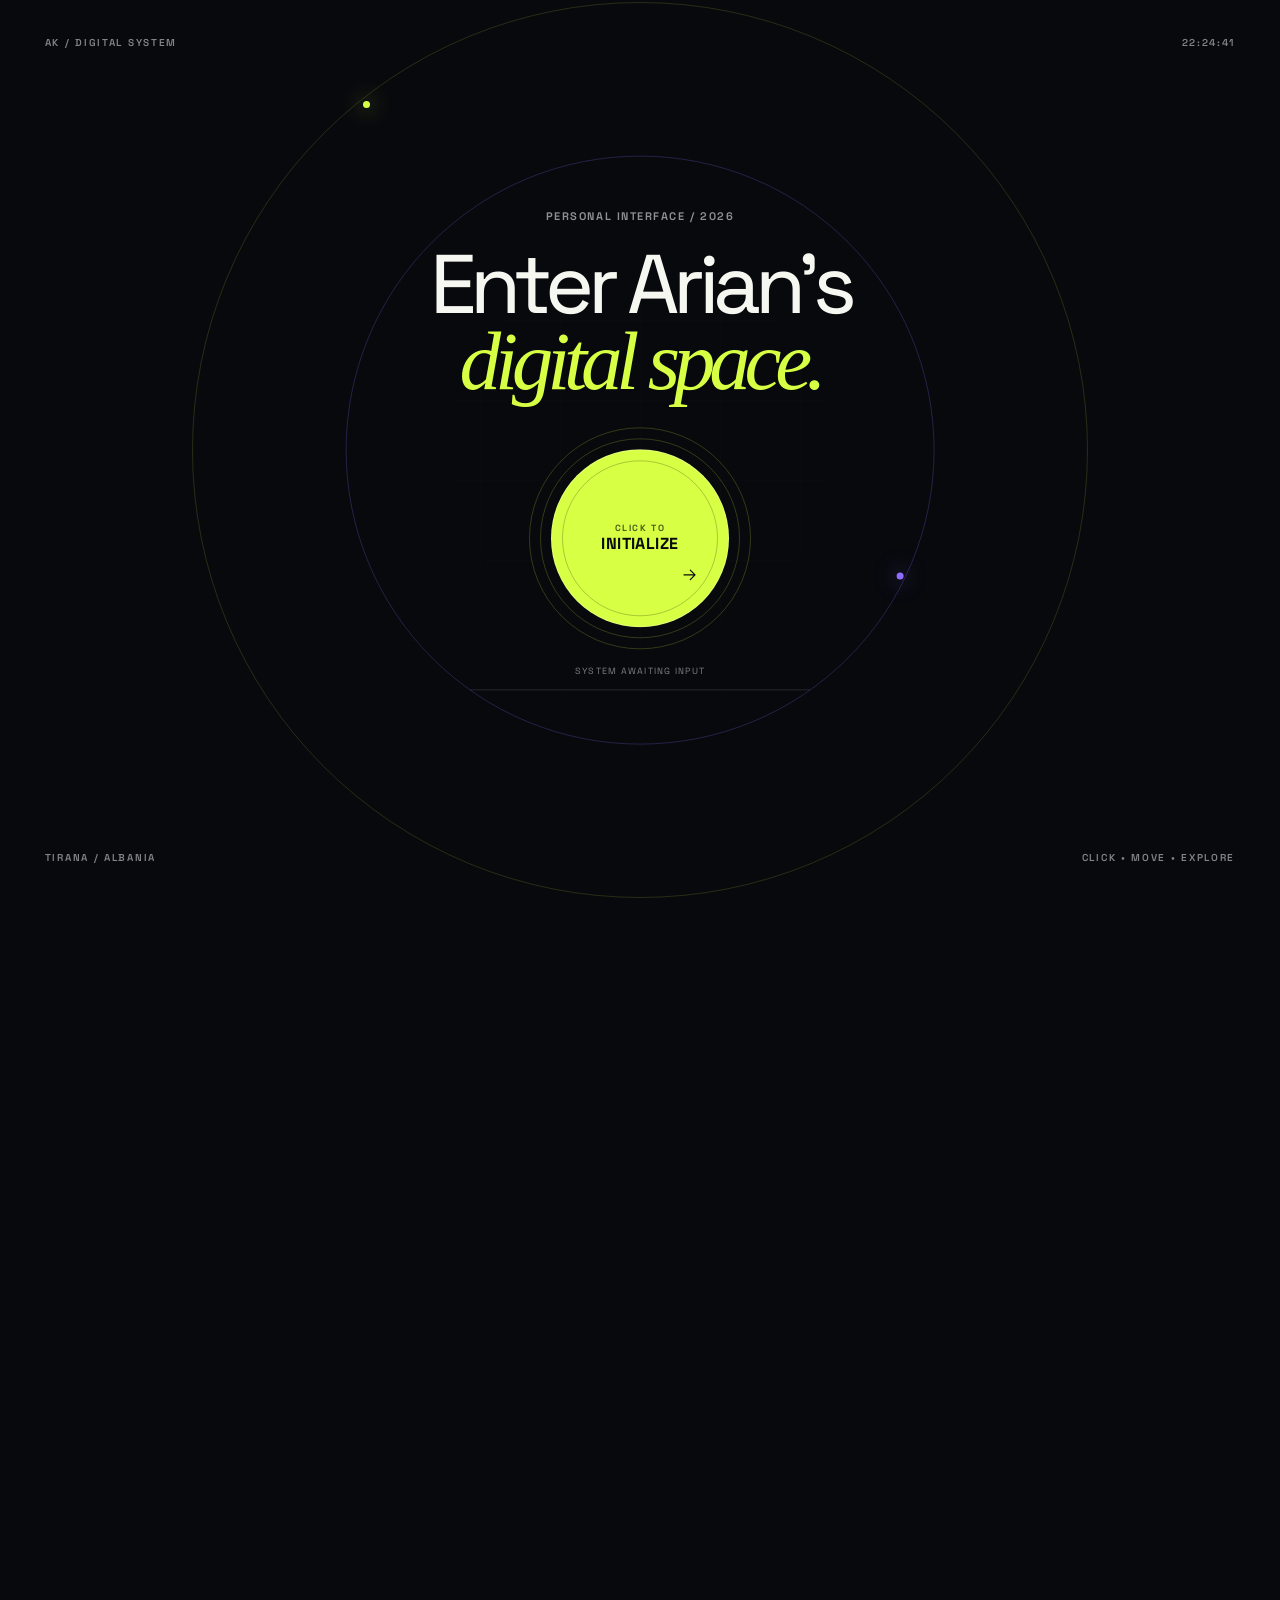
<file: index.html>
<!doctype html>
<html lang="en">

<head>
  <meta charset="UTF-8">
  <meta name="viewport" content="width=device-width, initial-scale=1.0">
  <meta name="description"
    content="Arian Kapllanaj — AI, software and full-stack engineer building intelligent systems and memorable digital experiences.">
  <meta name="theme-color" content="#07090d">
  <title>Arian Kapllanaj | Engineer & Digital Builder</title>
  <link rel="icon" href="assets/favicon.svg" type="image/svg+xml">
  <link rel="stylesheet" href="css/style.css">
</head>

<body class="is-locked">
  <div class="noise" aria-hidden="true"></div>
  <div class="cursor cursor--dot" aria-hidden="true"></div>
  <div class="cursor cursor--ring" aria-hidden="true"><span>View</span></div>
  <div class="click-flash" aria-hidden="true"></div>
  <div class="route-transition" id="routeTransition" aria-hidden="true">
    <span id="routeTransitionLabel">Opening channel</span>
    <strong id="routeTransitionCode">CONTACT</strong>
  </div>

  <div class="experience-gate" id="experienceGate" role="dialog" aria-modal="true" aria-labelledby="gateTitle">
    <div class="gate-shutter gate-shutter--top" aria-hidden="true"></div>
    <div class="gate-shutter gate-shutter--bottom" aria-hidden="true"></div>
    <div class="gate-grid" aria-hidden="true"></div>
    <div class="gate-orbit gate-orbit--one" aria-hidden="true"></div>
    <div class="gate-orbit gate-orbit--two" aria-hidden="true"></div>

    <div class="gate-top micro-copy">
      <span>AK / DIGITAL SYSTEM</span>
      <span class="gate-clock" id="gateClock">00:00:00</span>
    </div>

    <div class="gate-center">
      <p class="eyebrow gate-eyebrow">Personal interface / 2026</p>
      <h1 id="gateTitle">Enter Arian's<br><em>digital space.</em></h1>
      <button class="enter-button magnetic" id="enterButton" type="button">
        <span class="enter-button__rings" aria-hidden="true"></span>
        <span class="enter-button__label">
          <small>Click to</small>
          Initialize
        </span>
        <svg viewBox="0 0 24 24" aria-hidden="true">
          <path d="M5 12h13M13 6l6 6-6 6" />
        </svg>
      </button>
      <div class="boot-status" id="bootStatus" aria-live="polite">
        <span>System awaiting input</span>
        <div class="boot-track"><i></i></div>
      </div>
    </div>

    <div class="gate-bottom micro-copy">
      <span>Tirana / Albania</span>
      <span>Click • Move • Explore</span>
    </div>

    <div class="launch-sequence" aria-hidden="true">
      <span class="launch-sequence__line"></span>
      <strong>AK</strong>
      <small>System online</small>
    </div>
  </div>

  <div class="webgl-shell" aria-hidden="true">
    <canvas id="webglCanvas"></canvas>
    <div class="webgl-vignette"></div>
  </div>

  <div class="site-shell" id="siteShell" aria-hidden="true">
    <header class="site-header" id="siteHeader">
      <a class="brand magnetic" href="#home" aria-label="Arian Kapllanaj, home">
        <span class="brand-mark">AK</span>
        <span class="brand-copy">Arian<br>Kapllanaj</span>
      </a>

      <nav class="desktop-nav" aria-label="Primary navigation">
        <a href="#profile" data-nav="profile">Profile</a>
        <a href="#work" data-nav="work">Work</a>
        <a href="#stack" data-nav="stack">Stack</a>
        <a class="contact-page-link" href="contact.html" data-nav="contact">Contact</a>
      </nav>

      <div class="header-actions">
        <a class="availability contact-page-link" href="contact.html">
          <i></i>
          <span>Available for ideas</span>
        </a>
        <button class="menu-toggle" id="menuToggle" type="button" aria-label="Open menu" aria-expanded="false"
          aria-controls="mobileMenu">
          <span></span><span></span>
        </button>
      </div>
    </header>

    <aside class="mobile-menu" id="mobileMenu" aria-hidden="true">
      <div class="mobile-menu__inner">
        <p class="micro-copy">Navigate /</p>
        <nav aria-label="Mobile navigation">
          <a href="#home">Home</a>
          <a href="#profile">Profile</a>
          <a href="#work">Selected work</a>
          <a href="#stack">Capabilities</a>
          <a class="contact-page-link" href="contact.html">Contact</a>
        </nav>
        <div class="mobile-menu__meta">
          <a href="mailto:arian27kapllanaj@gmail.com">Email</a>
          <a href="https://github.com/Arian27Kapllanaj" target="_blank" rel="noreferrer">GitHub</a>
          <span>Tirana, AL</span>
        </div>
      </div>
    </aside>

    <main>
      <section class="hero section-dark" id="home" data-scene="hero">
        <div class="hero-coordinates micro-copy" aria-hidden="true">
          <span>41.3275° N</span>
          <span>19.8187° E</span>
        </div>

        <div class="hero-content page-width">
          <div class="hero-copy">
            <p class="eyebrow hero-eyebrow reveal" data-reveal="up">
              AI / Software / Digital experiences
            </p>
            <h1 class="hero-title" aria-label="Arian Kapllanaj">
              <span class="title-line"><span>ARIAN</span></span>
              <span class="title-line title-line--accent"><span>KAPLLANAJ</span></span>
            </h1>
            <div class="hero-statement reveal" data-reveal="up">
              <p>I build <button class="word-switch" id="wordSwitch" type="button"
                  aria-label="Change highlighted specialty"><span id="changingWord">intelligent
                    systems</span><i></i></button><br>that feel alive.</p>
            </div>
            <p class="hero-description reveal" data-reveal="up">
              Engineer by profession. Builder by instinct. I turn ambitious ideas into useful, fast and memorable
              digital products.
            </p>
            <div class="hero-cta reveal" data-reveal="up">
              <a class="button button--solid magnetic" href="#work">
                <span>Explore selected work</span>
                <svg viewBox="0 0 24 24" aria-hidden="true">
                  <path d="M5 12h13M13 6l6 6-6 6" />
                </svg>
              </a>
              <a class="text-link magnetic" href="#profile">
                <span>More about me</span>
                <i></i>
              </a>
            </div>
          </div>

          <div class="hero-hud reveal" data-reveal="scale" data-speed="-0.06">
            <div class="hud-corners" aria-hidden="true"><i></i><i></i><i></i><i></i></div>
            <p class="micro-copy">Live object / Core</p>
            <div class="hud-spacer"></div>
            <div class="hud-readout">
              <span>Move your pointer</span>
              <strong>INTERACTIVE</strong>
            </div>
          </div>
        </div>

        <div class="scroll-cue" aria-hidden="true">
          <span>Scroll to explore</span>
          <i></i>
        </div>
      </section>

      <section class="profile section-light" id="profile" data-scene="profile">
        <div class="section-grid page-width">
          <div class="section-index reveal" data-reveal="up">
            <span>Profile</span>
          </div>

          <div class="profile-intro">
            <p class="kicker reveal" data-reveal="up">The person behind the interface</p>
            <h2 class="display-heading reveal" data-reveal="lines">I don't just write code.<br>I design
              <em>momentum.</em>
            </h2>
            <div class="profile-body">
              <p class="lead reveal" data-reveal="up">
                I'm Arian, a Computer Science graduate and engineer based in Tirana. My world sits at the intersection
                of software, AI, infrastructure and expressive web design.
              </p>
              <p class="reveal" data-reveal="up">
                From enterprise systems and DevOps pipelines to local AI assistants and animated digital experiences, I
                care about the whole journey: the idea, the system behind it, and the feeling it creates for the person
                using it.
              </p>
            </div>
          </div>

          <div class="profile-orbit reveal" data-reveal="scale" aria-hidden="true">
            <div class="orbit-copy">
              <span>Think</span><i></i><span>Build</span><i></i><span>Refine</span>
            </div>
            <div class="orbit-center">AK</div>
          </div>

          <div class="stats-grid">
            <article class="stat reveal" data-reveal="up">
              <strong><span data-count="5">0</span><sup>+</sup></strong>
              <p>Years across development<br>and engineering</p>
            </article>
            <article class="stat reveal" data-reveal="up">
              <strong><span data-count="9">0</span></strong>
              <p>Core worlds<br>Software / AI / Web</p>
            </article>
            <article class="stat reveal" data-reveal="up">
              <strong><span data-count="100">0</span><sup>%</sup></strong>
              <p>Curiosity<br>built into the process</p>
            </article>
          </div>
        </div>
      </section>

      <section class="work section-dark" id="work" data-scene="work">
        <div class="page-width">
          <div class="section-index section-index--light reveal" data-reveal="up">
            <span>Selected work</span>
          </div>

          <div class="section-heading-row">
            <h2 class="display-heading reveal" data-reveal="lines">Things I've brought<br><em>to life.</em></h2>
            <p class="reveal" data-reveal="up">A selection of systems, platforms and experiences shaped by code,
              curiosity and a refusal to leave good ideas unfinished.</p>
          </div>

          <div class="project-filters" role="group" aria-label="Filter projects by category">
            <button class="project-filter" type="button" data-project-filter="all" aria-pressed="true" aria-controls="projectGrid">All</button>
            <button class="project-filter" type="button" data-project-filter="ai" aria-pressed="false" aria-controls="projectGrid">AI Projects</button>
            <button class="project-filter" type="button" data-project-filter="website" aria-pressed="false" aria-controls="projectGrid">Websites</button>
            <button class="project-filter" type="button" data-project-filter="mobile" aria-pressed="false" aria-controls="projectGrid">Mobile Apps</button>
          </div>
          <p class="project-filter-status" id="projectFilterStatus" role="status" aria-live="polite" aria-atomic="true"></p>

          <div class="project-grid" id="projectGrid">
            <!-- <button class="project-card project-card--wide reveal" data-reveal="up" type="button" data-project="jarvis"
              data-cursor="view">

              <div class="project-visual project-visual--jarvis" aria-hidden="true">
                <div class="visual-grid"></div>
                <div class="jarvis-core"><i></i><i></i><i></i><strong>J</strong></div>
                <span class="visual-label visual-label--one">Voice online</span>
                <span class="visual-label visual-label--two">Local intelligence</span>
                <span class="visual-label visual-label--three">MCP connected</span>
              </div>
              <div class="project-card__meta">
                <div>
                  <h3>Jarvis Assistant</h3>
                  <p>Local AI / Voice / Automation</p>
                </div>
                <span class="round-arrow"><svg viewBox="0 0 24 24" aria-hidden="true">
                    <path d="M7 17 17 7M8 7h9v9" />
                  </svg></span>
              </div>
            </button> -->

            <!-- <button class="project-card reveal" data-reveal="up" type="button" data-project="cod" data-cursor="view">

              <div class="project-visual project-visual--cod" aria-hidden="true">
                <div class="scan-line"></div>
                <div class="map-shape">
                  <svg viewBox="0 0 260 320">
                    <path
                      d="M129 8 176 30l-6 43 40 31-13 39 35 45-21 27 8 42-42 11-19 43-47-17-40 17-27-39-41-9 10-51-23-35 26-37-17-34 34-28 1-45 44-13Z" />
                  </svg>
                  <i style="--x:35%;--y:24%"></i><i style="--x:61%;--y:45%"></i><i style="--x:42%;--y:70%"></i>
                </div>
                <strong class="cod-wordmark">COD<span>.AL</span></strong>
              </div>
              <div class="project-card__meta">
                <div>
                  <h3>Call of Duty Albania</h3>
                  <p>Community / Editorial / Gaming</p>
                </div>
                <span class="round-arrow"><svg viewBox="0 0 24 24" aria-hidden="true">
                    <path d="M7 17 17 7M8 7h9v9" />
                  </svg></span>
              </div>
            </button> -->

            <article class="project-card reveal" data-category="website" data-reveal="up" data-cursor="view">
              <div class="project-visual project-visual--external project-visual--luxe-studio" aria-hidden="true">
                <img class="project-screenshot" src="assets/projects/klykgo.png" alt="Klykgo.ch website preview">
                <span>Klykgo.ch</span>
              </div>
              <div class="project-card__meta">
                <div>
                  <h3>Klykgo.ch</h3>
                  <p>Website / Marketing / Branding</p>
                </div>
              </div>
              <div class="project-card__actions">
                <a class="project-action project-action--live magnetic" href="https://klykgo.ch" target="_blank" rel="noopener noreferrer"><span>Live website</span><svg viewBox="0 0 24 24" aria-hidden="true"><path d="M7 17 17 7M8 7h9v9" /></svg></a>
                <a class="project-action project-action--details project-page-link magnetic" href="project.html?project=klykgo" data-route-code="PROJECT"><span>View project</span><svg viewBox="0 0 24 24" aria-hidden="true"><path d="M5 12h13M13 6l6 6-6 6" /></svg></a>
              </div>
            </article>

            <article class="project-card reveal" data-category="website" data-reveal="up" data-cursor="view">

              <div class="project-visual project-visual--luxe project-visual--external project-visual--luxe-studio"
                aria-hidden="true">
                <img class="project-screenshot" src="assets/projects/luxe-beauty-studio.png"
                  alt="Luxe Beauty Studio microsite preview">
                <span>Luxe Beauty Studio</span>
              </div>
              <div class="project-card__meta">
                <div>
                  <h3>Luxe Beauty Studio</h3>
                  <p>Website</p>
                </div>
              </div>
              <div class="project-card__actions">
                <a class="project-action project-action--live magnetic" href="https://luxebeautystudio.ch"
                  target="_blank" rel="noopener noreferrer"><span>Live website</span><svg viewBox="0 0 24 24" aria-hidden="true"><path d="M7 17 17 7M8 7h9v9" /></svg></a>
                <a class="project-action project-action--details project-page-link magnetic"
                  href="project.html?project=luxe-beauty" data-route-code="PROJECT"><span>View project</span><svg viewBox="0 0 24 24" aria-hidden="true"><path d="M5 12h13M13 6l6 6-6 6" /></svg></a>
              </div>
            </article>

            <!-- <button class="project-card project-card--wide reveal" data-reveal="up" type="button" data-project="arix"
              data-cursor="view">

              <div class="project-visual project-visual--arix" aria-hidden="true">
                <div class="console-lines"></div>
                <strong>ARIX</strong>
                <span>Collection</span>
                <div class="controller-symbols"><i>△</i><i>○</i><i>×</i><i>□</i></div>
              </div>
              <div class="project-card__meta">
                <div>
                  <h3>Arix Collection</h3>
                  <p>Interactive archive / Gaming culture</p>
                </div>
                <span class="round-arrow"><svg viewBox="0 0 24 24" aria-hidden="true">
                    <path d="M7 17 17 7M8 7h9v9" />
                  </svg></span>
              </div>
            </button> -->

            <article class="project-card reveal" data-category="website" data-reveal="up" data-cursor="view">

              <div class="project-visual project-visual--external project-visual--hygenika" aria-hidden="true">
                <img class="project-screenshot" src="assets/projects/hygenika.png" alt="Hygenika.ch microsite preview">
                <span>Hygenika</span>
              </div>
              <div class="project-card__meta">
                <div>
                  <h3>Hygenika</h3>
                  <p>Website</p>
                </div>
              </div>
              <div class="project-card__actions">
                <a class="project-action project-action--live magnetic" href="https://hygenika.ch" target="_blank"
                  rel="noopener noreferrer"><span>Live website</span><svg viewBox="0 0 24 24" aria-hidden="true"><path d="M7 17 17 7M8 7h9v9" /></svg></a>
                <a class="project-action project-action--details project-page-link magnetic"
                  href="project.html?project=hygenika" data-route-code="PROJECT"><span>View project</span><svg viewBox="0 0 24 24" aria-hidden="true"><path d="M5 12h13M13 6l6 6-6 6" /></svg></a>
              </div>
            </article>

            <article class="project-card reveal" data-category="website" data-reveal="up" data-cursor="view">

              <div class="project-visual project-visual--external project-visual--amdrix" aria-hidden="true">
                <img class="project-screenshot" src="assets/projects/amdrix.png" alt="Amdrix microsite preview">
                <span>AMDRIX</span>
              </div>
              <div class="project-card__meta">
                <div>
                  <h3>AMDRIX</h3>
                  <p>Website</p>
                </div>
              </div>
              <div class="project-card__actions">
                <a class="project-action project-action--live magnetic"
                  href="https://ariankapllanaj.github.io/amdrix.ch/" target="_blank"
                  rel="noopener noreferrer"><span>Live website</span><svg viewBox="0 0 24 24" aria-hidden="true"><path d="M7 17 17 7M8 7h9v9" /></svg></a>
                <a class="project-action project-action--details project-page-link magnetic"
                  href="project.html?project=amdrix" data-route-code="PROJECT"><span>View project</span><svg viewBox="0 0 24 24" aria-hidden="true"><path d="M5 12h13M13 6l6 6-6 6" /></svg></a>
              </div>
            </article>

            <article class="project-card reveal" data-category="website" data-reveal="up" data-cursor="view">

              <div class="project-visual project-visual--external project-visual--virtual-accountant"
                aria-hidden="true">
                <img class="project-screenshot" src="assets/projects/virtual-accountant.png"
                  alt="Virtual Accountant microsite preview">
                <span>Virtual Accountant</span>
              </div>
              <div class="project-card__meta">
                <div>
                  <h3>Virtual Accountant UK</h3>
                  <p>Website</p>
                </div>
              </div>
              <div class="project-card__actions">
                <a class="project-action project-action--live magnetic" href="https://virtual-accountant.uk"
                  target="_blank" rel="noopener noreferrer"><span>Live website</span><svg viewBox="0 0 24 24" aria-hidden="true"><path d="M7 17 17 7M8 7h9v9" /></svg></a>
                <a class="project-action project-action--details project-page-link magnetic"
                  href="project.html?project=virtual-accountant" data-route-code="PROJECT"><span>View project</span><svg viewBox="0 0 24 24" aria-hidden="true"><path d="M5 12h13M13 6l6 6-6 6" /></svg></a>
              </div>
            </article>

            <article class="project-card project-card--tool reveal" data-category="ai" data-reveal="up" data-cursor="view">

              <div class="project-visual project-visual--tool" aria-hidden="true">
                <div class="tool-preview">
                  <span class="tool-preview__label">AI Social Media Manager</span>
                  <strong class="tool-preview__title">Hermes</strong>
                  <div class="tool-preview__flow">
                    <span><small>Monitor</small>F1 news <em>Every 30–60 min</em></span>
                    <span><small>GPT brain</small>Research & create</span>
                    <span class="tool-preview__gate"><small>Your decision</small>Approve → Publish</span>
                  </div>
                  <span class="tool-preview__footer">MCP / Facebook / Instagram</span>
                </div>
              </div>
              <div class="project-card__meta">
                <div>
                  <h3>Hermes — AI Social Media Manager</h3>
                  <p>AI tool / GPT / MCP</p>
                </div>
              </div>
              <p class="project-card__description">F1 news research and post creation for Facebook and Instagram, with your approval before publishing.</p>
              <div class="project-card__actions project-card__actions--single">
                <a class="project-action project-action--details project-page-link magnetic"
                  href="project.html?project=ai-social-media-manager" data-route-code="PROJECT"><span>View workflow</span><svg viewBox="0 0 24 24" aria-hidden="true"><path d="M5 12h13M13 6l6 6-6 6" /></svg></a>
              </div>
            </article>

            <article class="project-card reveal" data-category="website" data-reveal="up" data-cursor="view">

              <div class="project-visual project-visual--external project-visual--cognitive" aria-hidden="true">
                <img class="project-screenshot" src="assets/projects/ccf.png" alt="Cognitive Corporate Finance">
                <span>CognitiveCF</span>
              </div>
              <div class="project-card__meta">
                <div>
                  <h3>CognitiveCF</h3>
                  <p>Consulting / Website</p>
                </div>
              </div>
              <div class="project-card__actions">
                <a class="project-action project-action--live magnetic" href="https://www.cognitivecf.com"
                  target="_blank" rel="noopener noreferrer"><span>Live website</span><svg viewBox="0 0 24 24" aria-hidden="true"><path d="M7 17 17 7M8 7h9v9" /></svg></a>
                <a class="project-action project-action--details project-page-link magnetic"
                  href="project.html?project=cognitive-corporate-finance" data-route-code="PROJECT"><span>View project</span><svg viewBox="0 0 24 24" aria-hidden="true"><path d="M5 12h13M13 6l6 6-6 6" /></svg></a>
              </div>
            </article>

            <article class="project-card project-card--tool project-card--apollo reveal" data-category="ai" data-reveal="up" data-cursor="view">

              <div class="project-visual project-visual--tool" aria-hidden="true">
                <div class="tool-preview">
                  <span class="tool-preview__label">Cognitive Corporate Finance</span>
                  <strong class="tool-preview__title">Apollo<span>Email tool</span></strong>
                  <div class="tool-preview__flow">
                    <span><small>Input</small>Excel list</span>
                    <span><small>Process</small>Match & generate</span>
                    <span><small>Output</small>Emails in Excel</span>
                  </div>
                  <span class="tool-preview__footer">Excel workflow / Email generation</span>
                </div>
              </div>
              <div class="project-card__meta">
                <div>
                  <h3>Cognitive Corporate Finance<br>Apollo Email Scraping Tool</h3>
                  <p>AI tool / Excel enrichment / Contact data</p>
                </div>
              </div>
              <p class="project-card__description">Upload an Excel file with names, surnames and optional website URLs, and receive a new Excel file with the matching email addresses.</p>
              <div class="project-card__actions project-card__actions--single">
                <a class="project-action project-action--details project-page-link magnetic"
                  href="project.html?project=ccf-apollo-email-tool" data-route-code="PROJECT"><span>View workflow</span><svg viewBox="0 0 24 24" aria-hidden="true"><path d="M5 12h13M13 6l6 6-6 6" /></svg></a>
              </div>
            </article>

            <article class="project-card project-card--tool project-card--investor reveal" data-category="ai" data-reveal="up" data-cursor="view">

              <div class="project-visual project-visual--tool" aria-hidden="true">
                <div class="tool-preview">
                  <span class="tool-preview__label">Cognitive Corporate Finance</span>
                  <strong class="tool-preview__title">AI Investor<span>Sourcing system</span></strong>
                  <div class="tool-preview__flow">
                    <span><small>Input</small>Get Funded brief</span>
                    <span><small>Research</small>Claude + public web</span>
                    <span class="tool-preview__gate"><small>Enrich &amp; export</small>Apollo → CCF Excel</span>
                  </div>
                  <span class="tool-preview__footer">Python / FastAPI / Claude / Apollo / openpyxl</span>
                </div>
              </div>
              <div class="project-card__meta">
                <div>
                  <h3>AI-Powered Investor Sourcing System</h3>
                  <p>AI workflow concept / Investor research</p>
                </div>
              </div>
              <p class="project-card__description">An MVP concept that converts a funding brief into a structured investor longlist, enriches selected decision-makers and prepares a CCF-formatted Excel file for analyst review.</p>
              <div class="project-card__actions project-card__actions--single">
                <a class="project-action project-action--details project-page-link magnetic"
                  href="project.html?project=ai-investor-sourcing-system" data-route-code="PROJECT"><span>View workflow</span><svg viewBox="0 0 24 24" aria-hidden="true"><path d="M5 12h13M13 6l6 6-6 6" /></svg></a>
              </div>
            </article>
          </div>
          <div class="project-empty" id="projectEmpty" hidden>
            <h3>No mobile apps to show yet.</h3>
            <p>Explore the AI projects and websites using the filters above.</p>
          </div>
        </div>
      </section>

      <div class="marquee" aria-hidden="true">
        <div class="marquee__track">
          <span>AI SYSTEMS</span><i>✦</i><span>SOFTWARE ENGINEERING</span><i>✦</i><span>WEB
            EXPERIENCES</span><i>✦</i><span>AUTOMATION</span><i>✦</i>
          <span>AI SYSTEMS</span><i>✦</i><span>SOFTWARE ENGINEERING</span><i>✦</i><span>WEB
            EXPERIENCES</span><i>✦</i><span>AUTOMATION</span><i>✦</i>
        </div>
      </div>

      <section class="stack section-light" id="stack" data-scene="stack">
        <div class="page-width">
          <div class="section-index reveal" data-reveal="up">
            <span>Capabilities</span>
          </div>

          <div class="section-heading-row section-heading-row--dark">
            <h2 class="display-heading reveal" data-reveal="lines">One builder.<br><em>Multiple layers.</em></h2>
            <p class="reveal" data-reveal="up">I can move from concept and interface to backend logic, deployment and
              the intelligent layer that connects everything.</p>
          </div>

          <div class="capability-list">
            <article class="capability reveal" data-reveal="up">

              <h3>AI systems<br>& agents</h3>
              <p>Local LLMs, intelligent assistants, voice interfaces, MCP integrations and multi-platform automation.
              </p>
              <div class="capability__tags"><span>Python</span><span>Ollama</span><span>MCP</span><span>APIs</span>
              </div>
              <i class="capability__line"></i>
            </article>
            <article class="capability reveal" data-reveal="up">

              <h3>Full-stack<br>development</h3>
              <p>Responsive digital products with thoughtful interfaces, reliable logic and clean, maintainable
                foundations.</p>
              <div class="capability__tags">
                <span>HTML/CSS</span><span>JavaScript</span><span>PHP</span><span>Laravel</span>
              </div>
              <i class="capability__line"></i>
            </article>
            <article class="capability reveal" data-reveal="up">

              <h3>Software<br>& platform</h3>
              <p>Enterprise software, APIs, observability, containers and delivery pipelines engineered for real-world
                use.</p>
              <div class="capability__tags"><span>Java</span><span>Spring
                  Boot</span><span>Docker</span><span>Azure</span></div>
              <i class="capability__line"></i>
            </article>
            <article class="capability reveal" data-reveal="up">

              <h3>Creative<br>technology</h3>
              <p>Motion, interaction and 3D experiences that give technically strong products a distinct personality.
              </p>
              <div class="capability__tags">
                <span>Three.js</span><span>Motion</span><span>UX</span><span>Prototyping</span>
              </div>
              <i class="capability__line"></i>
            </article>
          </div>

          <div class="experience-block">
            <p class="kicker reveal" data-reveal="up">Selected experience</p>
            <div class="experience-row reveal" data-reveal="up">
              <span>Vodafone Albania</span>
              <strong>Software Engineering</strong>
              <small>Enterprise systems</small>
            </div>
            <div class="experience-row reveal" data-reveal="up">
              <span>Independent</span>
              <strong>Full-stack Web Development</strong>
              <small>Client products</small>
            </div>
            <div class="experience-row reveal" data-reveal="up">
              <span>Personal R&D</span>
              <strong>AI Agents & Automation</strong>
              <small>Future systems</small>
            </div>
          </div>
        </div>
      </section>

      <section class="contact section-dark" id="contact" data-scene="contact">
        <div class="contact-radial" aria-hidden="true"></div>
        <div class="page-width contact-inner">
          <div class="section-index section-index--light reveal" data-reveal="up">
            <span>Contact</span>
          </div>
          <p class="kicker reveal" data-reveal="up">Have an idea worth building?</p>
          <h2 class="contact-title reveal" data-reveal="lines">LET'S MAKE<br><em>IT REAL.</em></h2>
          <a class="contact-orb magnetic reveal contact-page-link" data-reveal="scale" href="contact.html">
            <span>Start a conversation</span>
            <svg viewBox="0 0 24 24" aria-hidden="true">
              <path d="M5 12h13M13 6l6 6-6 6" />
            </svg>
          </a>
          <div class="contact-meta reveal" data-reveal="up">
            <a href="mailto:arian27kapllanaj@gmail.com">arian27kapllanaj@gmail.com</a>
            <a href="https://github.com/Arian27Kapllanaj" target="_blank" rel="noreferrer">GitHub ↗</a>
            <span>Tirana, Albania / Remote</span>
          </div>
        </div>
      </section>
    </main>

    <footer class="site-footer">
      <span>© 2026 Arian Kapllanaj</span>
      <span>Engineered with curiosity</span>
      <a href="#home">Back to top ↑</a>
    </footer>
  </div>

  <dialog class="project-modal" id="projectModal">
    <button class="modal-close magnetic" id="modalClose" type="button" aria-label="Close project details">
      <span></span><span></span>
    </button>

    <div class="project-modal__content">
      <p class="eyebrow"><b id="modalType">AI / Voice / Automation</b></p>
      <h2 id="modalTitle">Jarvis Assistant</h2>
      <p class="project-modal__lead" id="modalLead"></p>
      <div class="project-modal__facts" id="modalFacts"></div>
    </div>
    <div class="project-modal__graphic" id="modalGraphic" aria-hidden="true"><i></i><i></i><strong>AK</strong></div>
  </dialog>

  <script src="js/app.bundle.js"></script>
</body>

</html>
</file>
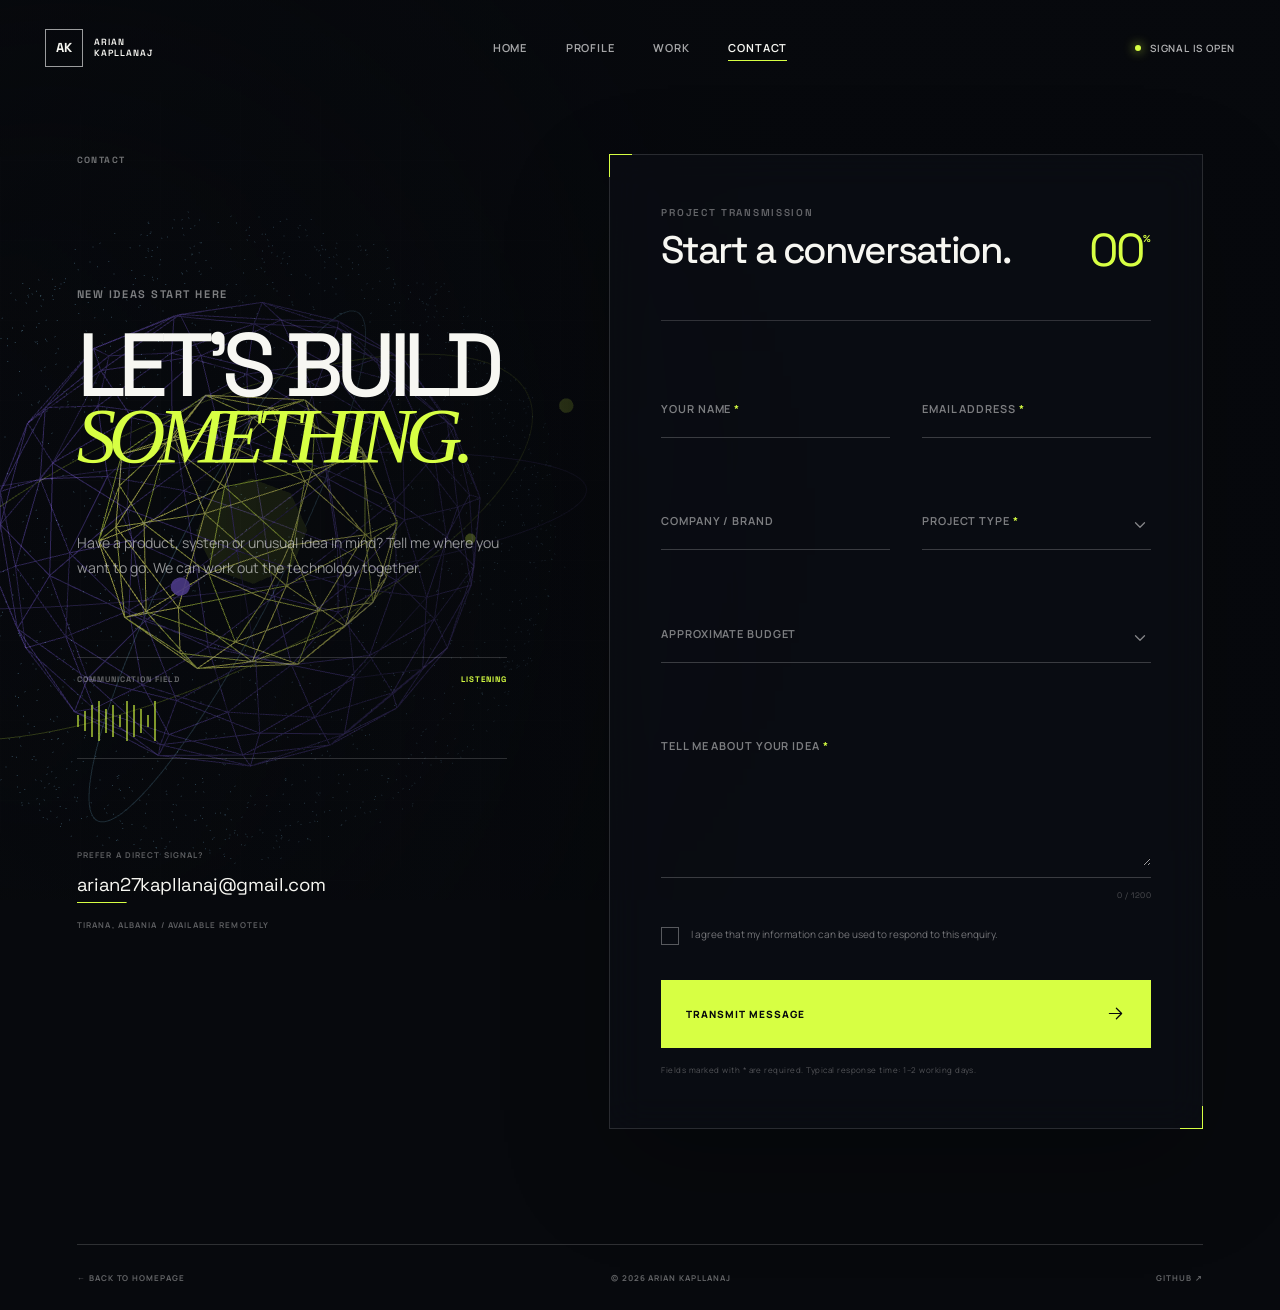
<file: contact.html>
<!doctype html>
<html lang="en">
<head>
  <meta charset="UTF-8">
  <meta name="viewport" content="width=device-width, initial-scale=1.0">
  <meta name="description" content="Start a conversation with Arian Kapllanaj about AI systems, software engineering, automation or an ambitious digital product.">
  <meta name="theme-color" content="#07090d">
  <title>Contact — Arian Kapllanaj</title>
  <link rel="icon" href="assets/favicon.svg" type="image/svg+xml">
  <link rel="stylesheet" href="css/style.css">
  <link rel="stylesheet" href="css/contact.css">
</head>

<body class="contact-page is-loading">
  <div class="cursor cursor--dot" aria-hidden="true"></div>
  <div class="cursor cursor--ring" aria-hidden="true"><span>Open</span></div>

  <div class="contact-loader" id="contactLoader" aria-hidden="true">

    <strong>CONTACT</strong>
    <i></i>
  </div>

  <div class="contact-route" id="contactRoute" aria-hidden="true">
    <span>Returning to</span>
    <strong>AK / HOME</strong>
  </div>

  <canvas id="contactCanvas" aria-hidden="true"></canvas>
  <div class="contact-backdrop" aria-hidden="true"></div>

  <header class="site-header contact-header" id="siteHeader">
    <a class="brand magnetic route-home" href="index.html" aria-label="Arian Kapllanaj, return home">
      <span class="brand-mark">AK</span>
      <span class="brand-copy">Arian<br>Kapllanaj</span>
    </a>

    <nav class="desktop-nav" aria-label="Primary navigation">
      <a class="route-home" href="index.html">Home</a>
      <a href="index.html#profile">Profile</a>
      <a href="index.html#work">Work</a>
      <a class="is-active" href="#contactForm">Contact</a>
    </nav>

    <div class="header-actions">
      <div class="availability" aria-label="Currently available for selected projects">
        <i></i>
        <span>Signal is open</span>
      </div>
      <button class="menu-toggle" id="menuToggle" type="button" aria-label="Open menu" aria-expanded="false" aria-controls="mobileMenu">
        <span></span><span></span>
      </button>
    </div>
  </header>

  <aside class="mobile-menu" id="mobileMenu" aria-hidden="true">
    <div class="mobile-menu__inner">
      <p class="micro-copy">Navigate /</p>
      <nav aria-label="Mobile navigation">
        <a class="route-home" href="index.html">Home</a>
        <a href="index.html#profile">Profile</a>
        <a href="index.html#work">Selected work</a>
        <a href="#contactForm">Contact</a>
      </nav>
      <div class="mobile-menu__meta">
        <a href="mailto:arian27kapllanaj@gmail.com">Email</a>
        <a href="https://github.com/ariankapllanaj" target="_blank" rel="noreferrer">GitHub</a>
        <span>Tirana, AL</span>
      </div>
    </div>
  </aside>

  <main class="contact-experience">
    <section class="contact-layout page-width" aria-labelledby="contactTitle">
      <div class="contact-intro">
        <div class="contact-index reveal-contact">
          <span>Contact</span>
        </div>

        <p class="eyebrow reveal-contact">New ideas start here</p>
        <h1 id="contactTitle" class="reveal-contact">
          LET'S BUILD<br>
          <em>SOMETHING.</em>
        </h1>
        <p class="contact-intro__copy reveal-contact">
          Have a product, system or unusual idea in mind? Tell me where you want to go. We can work out the technology together.
        </p>

        <div class="signal-readout reveal-contact" aria-hidden="true">
          <div class="signal-readout__top">
            <span>Communication field</span>
            <strong id="signalState">Listening</strong>
          </div>
          <div class="signal-bars">
            <i></i><i></i><i></i><i></i><i></i><i></i><i></i><i></i><i></i><i></i><i></i><i></i>
          </div>
        </div>

        <div class="contact-direct reveal-contact">
          <p>Prefer a direct signal?</p>
          <a href="mailto:arian27kapllanaj@gmail.com">arian27kapllanaj@gmail.com</a>
          <span>Tirana, Albania / Available remotely</span>
        </div>
      </div>

      <div class="form-panel reveal-contact">
        <div class="form-panel__top">
          <div>
            <p class="micro-copy">Project transmission</p>
            <h2>Start a conversation.</h2>
          </div>
          <div class="form-progress" aria-label="Form completion">
            <strong id="formProgress">00</strong><span>%</span>
          </div>
        </div>

        <form id="contactForm" action="https://formspree.io/f/meeylojl" method="post" novalidate>
          <div class="form-row">
            <div class="field">
              <input id="name" name="name" type="text" autocomplete="name" placeholder=" " required>
              <label for="name">Your name <span>*</span></label>
              <i></i>
              <small>Please enter your name.</small>
            </div>

            <div class="field">
              <input id="email" name="email" type="email" autocomplete="email" placeholder=" " required>
              <label for="email">Email address <span>*</span></label>
              <i></i>
              <small>Please enter a valid email.</small>
            </div>
          </div>

          <div class="form-row">
            <div class="field">
              <input id="company" name="company" type="text" autocomplete="organization" placeholder=" ">
              <label for="company">Company / Brand</label>
              <i></i>
            </div>

            <div class="field field--select">
              <select id="projectType" name="project_type" required>
                <option value="" selected disabled></option>
                <option value="AI system or agent">AI system or agent</option>
                <option value="Website or digital product">Website or digital product</option>
                <option value="Software engineering">Software engineering</option>
                <option value="Automation or integration">Automation or integration</option>
                <option value="Something different">Something different</option>
              </select>
              <label for="projectType">Project type <span>*</span></label>
              <svg viewBox="0 0 20 20" aria-hidden="true"><path d="m5 7.5 5 5 5-5"/></svg>
              <i></i>
              <small>Please select a project type.</small>
            </div>
          </div>

          <div class="field field--select">
            <select id="budget" name="budget">
              <option value="" selected></option>
              <option value="200CHF">200 CHF</option>
              <option value="500CHF">500 CHF</option>
              <option value="1,000CHF">1,000 CHF</option>
              <option value="+1,500CHF">+1,500 CHF</option>
              <option value="To be discussed">To be discussed</option>
            </select>
            <label for="budget">Approximate budget</label>
            <svg viewBox="0 0 20 20" aria-hidden="true"><path d="m5 7.5 5 5 5-5"/></svg>
            <i></i>
          </div>

          <div class="field field--message">
            <textarea id="message" name="message" rows="5" placeholder=" " required></textarea>
            <label for="message">Tell me about your idea <span>*</span></label>
            <i></i>
            <small>Please add a short project description.</small>
            <span class="character-count"><b id="characterCount">0</b> / 1200</span>
          </div>

          <div class="field field--honeypot" aria-hidden="true">
            <label for="website">Website</label>
            <input id="website" name="website" type="text" tabindex="-1" autocomplete="off">
          </div>

          <label class="consent">
            <input type="checkbox" name="consent" required>
            <span class="consent-box"><i></i></span>
            <span>I agree that my information can be used to respond to this enquiry.</span>
          </label>

          <button class="send-button magnetic" type="submit">
            <span class="send-button__default">Transmit message</span>
            <span class="send-button__sending">Establishing connection</span>
            <svg viewBox="0 0 24 24" aria-hidden="true"><path d="M5 12h13M13 6l6 6-6 6"/></svg>
            <i class="send-button__progress"></i>
          </button>

          <p class="form-note">Fields marked with * are required. Typical response time: 1–2 working days.</p>
        </form>
      </div>
    </section>
  </main>

  <footer class="contact-footer page-width">
    <a class="route-home" href="index.html">← Back to homepage</a>
    <span>© 2026 Arian Kapllanaj</span>
    <a href="https://github.com/Arian27Kapllanaj" target="_blank" rel="noreferrer">GitHub ↗</a>
  </footer>

  <div class="success-state" id="successState" role="dialog" aria-modal="true" aria-labelledby="successTitle" aria-hidden="true">
    <div class="success-state__orbit" aria-hidden="true"><i></i><i></i><i></i></div>
    <p class="micro-copy">Transmission complete / 200</p>
    <h2 id="successTitle">MESSAGE<br><em>RECEIVED.</em></h2>
    <p>Thank you. Your signal reached me successfully.<br>I'll get back to you shortly.</p>
    <a class="button button--solid route-home" href="index.html">
      <span>Return home</span>
      <svg viewBox="0 0 24 24" aria-hidden="true"><path d="M5 12h13M13 6l6 6-6 6"/></svg>
    </a>
  </div>

  <script src="js/contact.bundle.js"></script>
</body>
</html>
</file>
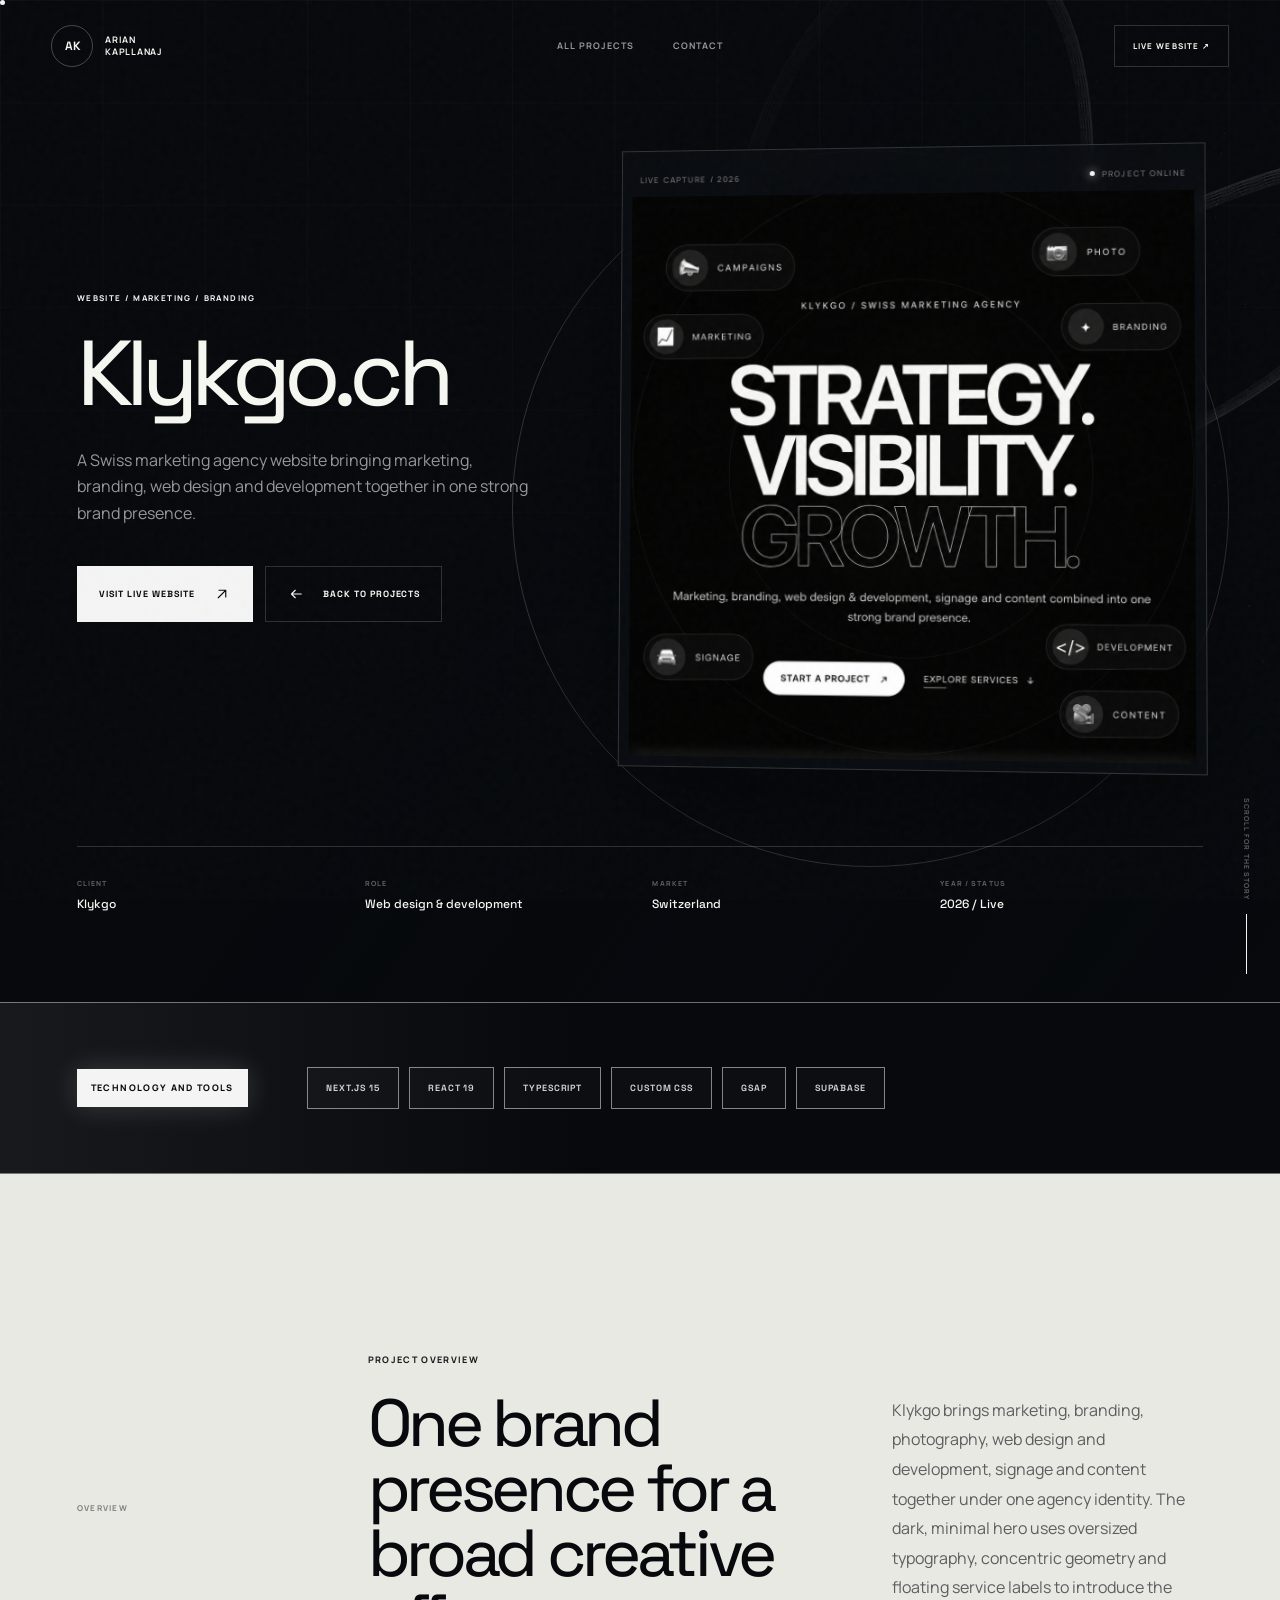
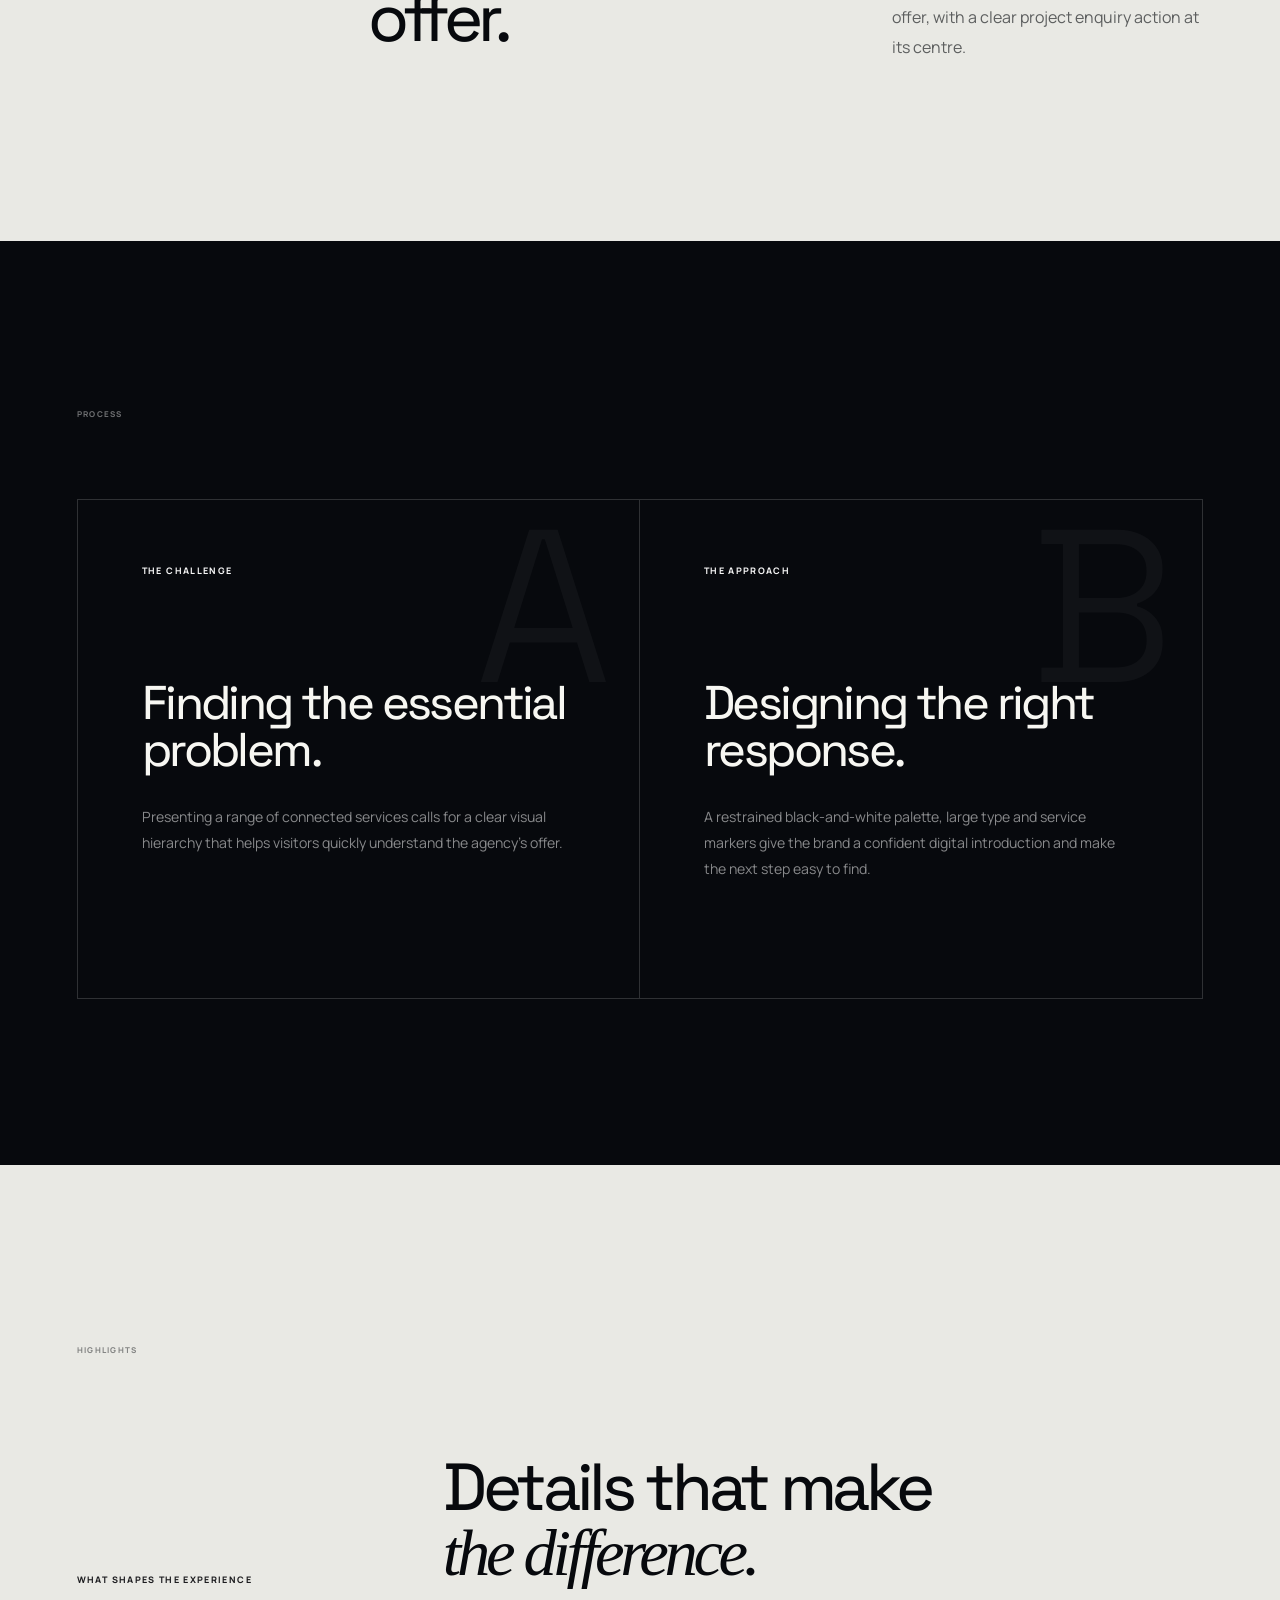
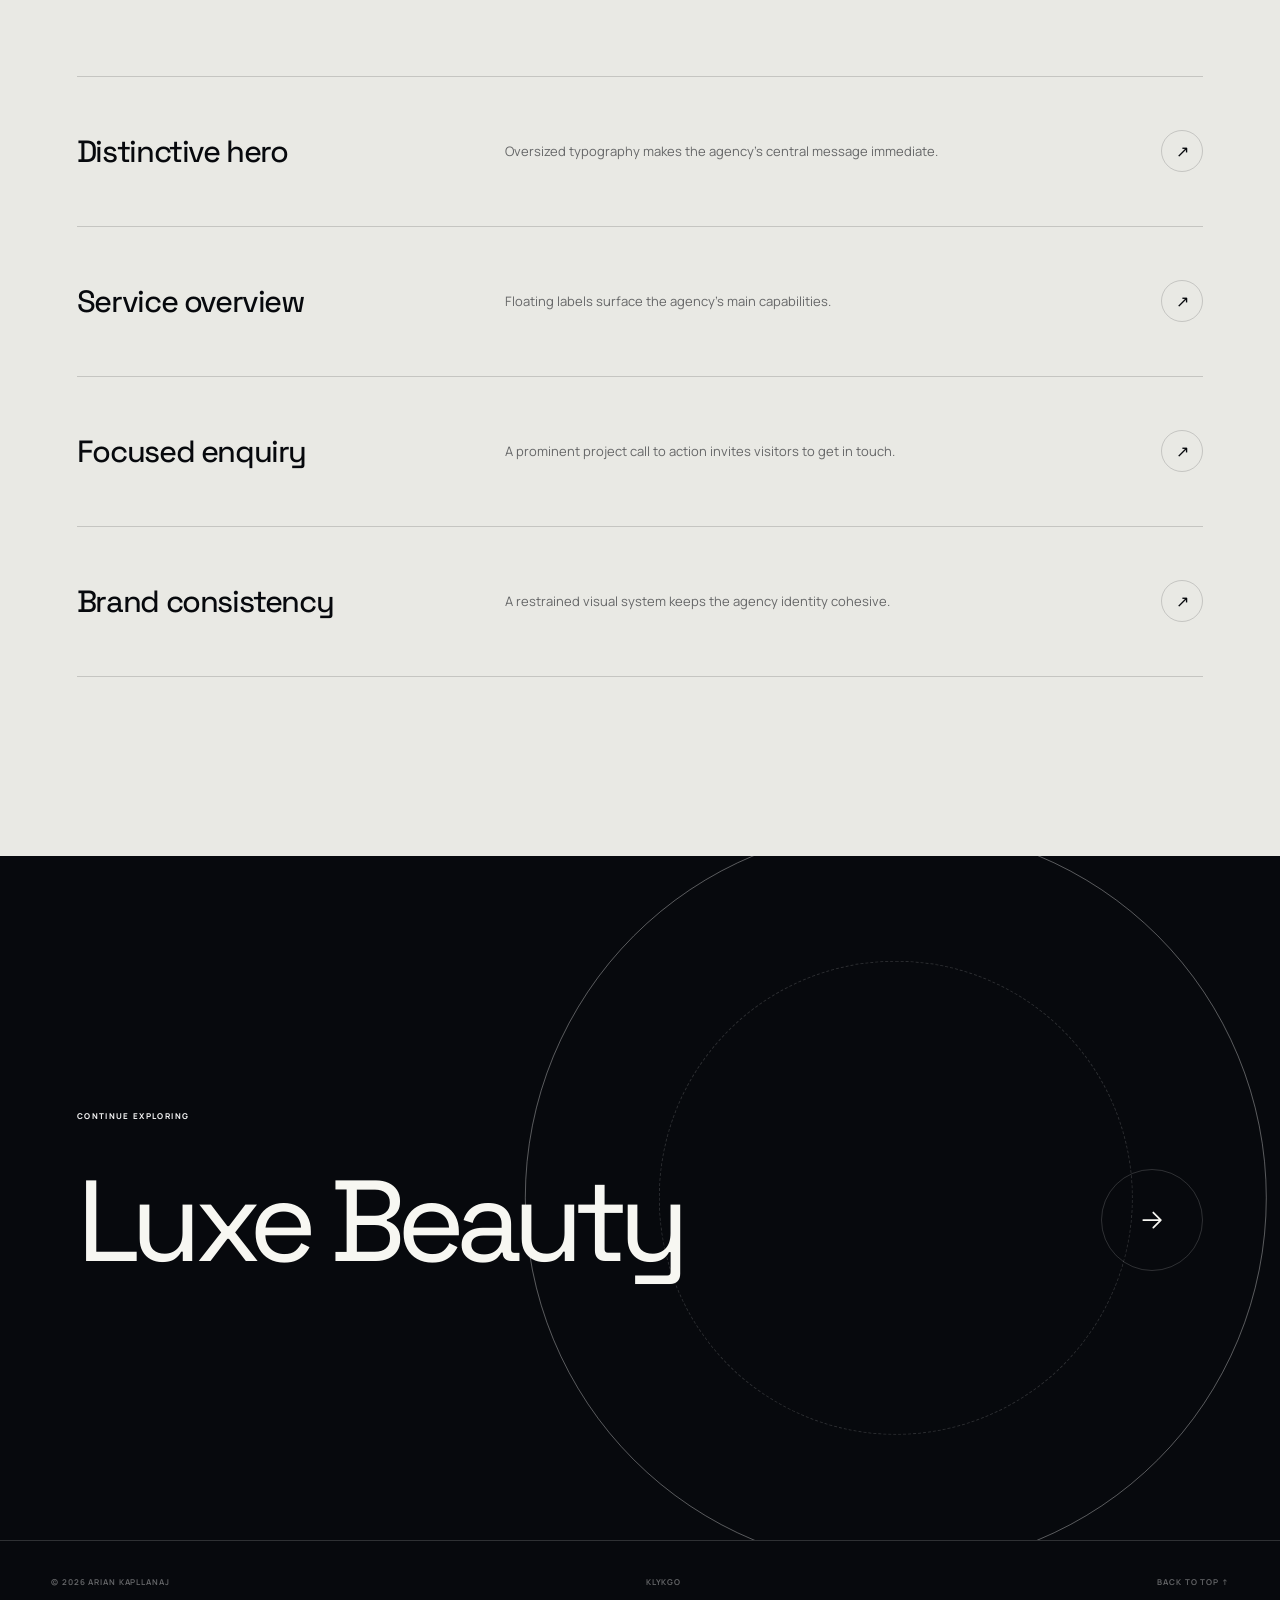
<file: project.html>
<!DOCTYPE html>
<html lang="en">
<head>
  <meta charset="UTF-8">
  <meta name="viewport" content="width=device-width, initial-scale=1.0">
  <meta id="projectMetaDescription" name="description" content="Selected project by Arian Kapllanaj.">
  <meta name="theme-color" content="#07090d">
  <title>Selected Project — Arian Kapllanaj</title>
  <link rel="icon" href="assets/favicon.svg" type="image/svg+xml">
  <link rel="stylesheet" href="css/project.css">
</head>
<body class="is-loading">
  <div class="noise" aria-hidden="true"></div>
  <div class="cursor cursor--dot" aria-hidden="true"></div>
  <div class="cursor cursor--ring" aria-hidden="true"><span>Open</span></div>
  <div class="click-flash" aria-hidden="true"></div>

  <div class="route-transition" id="projectRoute" aria-hidden="true">
    <span id="projectRouteLabel">Returning to portfolio</span>
    <strong id="projectRouteCode">SELECTED WORK</strong>
  </div>

  <div class="project-loader" id="projectLoader" aria-hidden="true">
    <strong>AK</strong><span>Loading case study</span><i></i>
  </div>

  <div class="webgl-shell" aria-hidden="true">
    <canvas id="projectCanvas"></canvas><div class="webgl-vignette"></div>
  </div>

  <header class="site-header" id="projectHeader">
    <a class="brand magnetic internal-link" href="index.html#home" data-route-label="Returning home"
      data-route-code="HOME" aria-label="Arian Kapllanaj home">
      <span>AK</span><b>Arian<br>Kapllanaj</b>
    </a>
    <nav aria-label="Project navigation">
      <a class="internal-link" href="index.html#work" data-route-label="Returning to portfolio"
        data-route-code="SELECTED WORK">All projects</a>
      <a href="contact.html">Contact</a>
    </nav>
    <a class="header-live" id="headerLiveLink" hidden>Live website ↗</a>
  </header>

  <main>
    <section class="project-hero" id="top">
      <div class="hero-grid" aria-hidden="true"></div><div class="hero-orbit" aria-hidden="true"></div>
      <div class="page-width hero-layout">
        <div class="hero-copy">
          <p class="eyebrow reveal"><b id="projectType">Selected work</b></p>

          <h1 class="reveal" id="projectTitle">Selected project</h1>
          <p class="hero-subtitle reveal" id="projectSubtitle"></p>
          <div class="hero-actions reveal">
            <a class="button button--primary magnetic" id="heroLiveLink" hidden>
              <span>Visit live website</span><svg viewBox="0 0 24 24" aria-hidden="true"><path d="M7 17 17 7M8 7h9v9" /></svg>
            </a>
            <a class="button button--ghost magnetic internal-link" href="index.html#work"
              data-route-label="Returning to portfolio" data-route-code="SELECTED WORK">
              <svg viewBox="0 0 24 24" aria-hidden="true"><path d="M19 12H6M11 7l-5 5 5 5" /></svg><span>Back to projects</span>
            </a>
          </div>
        </div>

        <div class="hero-visual reveal" data-parallax="0.06">
          <div class="visual-frame">
            <div class="visual-top micro"><span id="visualCaption">Project preview</span><span><i></i><span id="visualStatus">Selected work</span></span></div>
            <div class="visual-image" id="projectImageFrame" hidden><img id="projectImage" alt="Selected project preview"><i class="scan"></i></div>
            <div class="tool-summary" id="projectToolSummary" hidden>
              <p class="tool-summary__label">System at a glance</p>
              <ol class="tool-summary__flow" id="projectToolFlow"></ol>
              <a class="tool-summary__link" href="#workflow">Explore the full workflow <span aria-hidden="true">↓</span></a>
            </div>
          </div>
        </div>

        <div class="project-facts reveal" id="projectFacts">
          <div><span>Client</span><strong id="projectClient"></strong></div>
          <div><span>Role</span><strong id="projectRole"></strong></div>
          <div><span>Market</span><strong id="projectMarket"></strong></div>
          <div><span>Year / Status</span><strong><b id="projectYear"></b> / <b id="projectStatus"></b></strong></div>
        </div>
      </div>
      <div class="scroll-cue" aria-hidden="true"><span>Scroll for the story</span><i></i></div>
    </section>

    <section class="project-stack section-dark">
      <div class="page-width stack-inner"><p class="kicker reveal" id="stackLabel">Technology and tools</p><div class="stack-list reveal" id="projectStack"></div></div>
    </section>

    <section class="overview section-light">
      <div class="page-width overview-grid">
        <div class="section-index reveal"><span>Overview</span></div>
        <div><p class="kicker reveal">Project overview</p><h2 class="display reveal" id="overviewTitle">Selected project overview</h2></div>
        <p class="overview-body reveal" id="overviewBody"></p>
      </div>
    </section>

    <section class="workflow section-dark" id="workflow" aria-labelledby="workflowTitle" hidden>
      <div class="page-width">
        <div class="section-index section-index--light reveal"><span>System workflow</span></div>
        <div class="workflow-heading reveal">
          <h2 class="display" id="workflowTitle">How it works.</h2>
          <p id="workflowIntro"></p>
        </div>
        <figure class="workflow-diagram">
          <ol class="workflow-stages" id="workflowStages"></ol>
          <figcaption class="workflow-note reveal" id="workflowNote"></figcaption>
        </figure>
      </div>
    </section>

    <section class="story section-dark">
      <div class="page-width">
        <div class="section-index section-index--light reveal"><span id="processIndex">Process</span></div>
        <div class="story-grid">
          <article class="story-card reveal"><b>A</b><p class="kicker" id="challengeTitle">The challenge</p><h2 id="challengeHeading">Finding the essential problem.</h2><p id="challengeBody"></p></article>
          <article class="story-card reveal"><b>B</b><p class="kicker" id="solutionTitle">The approach</p><h2 id="solutionHeading">Designing the right response.</h2><p id="solutionBody"></p></article>
        </div>
      </div>
    </section>

    <section class="features section-light">
      <div class="page-width">
        <div class="section-index reveal"><span id="highlightsIndex">Highlights</span></div>
        <div class="features-heading"><p class="kicker reveal">What shapes the experience</p><h2 class="display reveal">Details that make<br><em>the difference.</em></h2></div>
        <div class="feature-list" id="projectFeatures"></div>
      </div>
    </section>

    <section class="next-project section-dark">
      <div class="next-orbit" aria-hidden="true"></div>
      <div class="page-width next-inner">
        <p class="eyebrow reveal">Continue exploring</p>
        <a class="next-link reveal internal-link" id="nextProjectLink" href="#" data-route-label="Loading next case study">
          <strong id="nextProjectTitle">Next project</strong>
          <i><svg viewBox="0 0 24 24" aria-hidden="true"><path d="M5 12h13M13 6l6 6-6 6" /></svg></i>
        </a>
      </div>
    </section>
  </main>

  <footer class="site-footer"><span>© 2026 Arian Kapllanaj</span><span id="projectFooterTitle">Selected project</span><a href="#top">Back to top ↑</a></footer>
  <script src="js/project.bundle.js"></script>
</body>
</html>
</file>
<file: css/style.css>
@font-face {
  font-family: "Manrope Local";
  src: url("../assets/fonts/manrope-latin.woff2") format("woff2");
  font-weight: 200 800;
  font-style: normal;
  font-display: swap;
}

@font-face {
  font-family: "Space Grotesk Local";
  src: url("../assets/fonts/space-grotesk-latin.woff2") format("woff2");
  font-weight: 300 700;
  font-style: normal;
  font-display: swap;
}

:root {
  --ink: #07090d;
  --ink-soft: #101319;
  --paper: #e9e9e4;
  --paper-warm: #dddcd4;
  --white: #f7f7f2;
  --acid: #d7ff43;
  --violet: #8f6bff;
  --blue: #8cd7ff;
  --muted: #8f949d;
  --line-dark: rgba(7, 9, 13, 0.17);
  --line-light: rgba(255, 255, 255, 0.16);
  --page: min(88vw, 1500px);
  --header-height: 96px;
  --ease-out: cubic-bezier(.16, 1, .3, 1);
  --ease-smooth: cubic-bezier(.65, 0, .35, 1);
}

* {
  box-sizing: border-box;
}

html {
  scroll-behavior: smooth;
  scrollbar-color: var(--acid) var(--ink);
  scrollbar-width: thin;
  overflow-x: clip;
}

body {
  margin: 0;
  min-width: 320px;
  width: 100%;
  overflow-x: clip;
  color: var(--white);
  background: var(--ink);
  font-family: "Manrope Local", Arial, sans-serif;
  -webkit-font-smoothing: antialiased;
}

body.is-locked,
body.menu-open,
body.modal-open {
  overflow: hidden;
}

body.is-locked {
  position: fixed;
  inset: 0;
}

::selection {
  color: var(--ink);
  background: var(--acid);
}

a,
button {
  color: inherit;
}

a {
  text-decoration: none;
}

button {
  border: 0;
  font: inherit;
}

svg {
  display: block;
}

.page-width {
  width: var(--page);
  margin-inline: auto;
}

.section-dark {
  position: relative;
  color: var(--white);
  background: var(--ink);
}

.section-light {
  position: relative;
  color: var(--ink);
  background: var(--paper);
}

.noise {
  display: none;
}

.click-flash {
  position: fixed;
  z-index: 9998;
  width: 12px;
  height: 12px;
  border: 1px solid var(--acid);
  border-radius: 50%;
  pointer-events: none;
  opacity: 0;
  transform: translate(-50%, -50%) scale(0);
}

.click-flash.is-active {
  animation: clickFlash .75s var(--ease-out);
}

.route-transition {
  position: fixed;
  z-index: 15000;
  inset: 0;
  display: grid;
  visibility: hidden;
  align-content: center;
  justify-items: center;
  color: var(--ink);
  background: var(--acid);
  clip-path: circle(0 at var(--route-x, 50%) var(--route-y, 50%));
  transition: clip-path .85s var(--ease-smooth), visibility .85s;
}

.route-transition span {
  margin-bottom: 8px;
  font-family: "Space Grotesk Local", monospace;
  font-size: 9px;
  font-weight: 700;
  letter-spacing: .18em;
  text-transform: uppercase;
}

.route-transition strong {
  font-family: "Space Grotesk Local", sans-serif;
  font-size: clamp(50px, 9vw, 140px);
  font-weight: 520;
  letter-spacing: -.075em;
}

.route-transition.is-active {
  visibility: visible;
  clip-path: circle(150% at var(--route-x, 50%) var(--route-y, 50%));
}

@keyframes clickFlash {
  0% { opacity: .85; transform: translate(-50%, -50%) scale(.2); }
  100% { opacity: 0; transform: translate(-50%, -50%) scale(8); }
}

.cursor {
  position: fixed;
  z-index: 11000;
  top: 0;
  left: 0;
  border-radius: 50%;
  pointer-events: none;
  will-change: transform;
}

.cursor--dot {
  width: 5px;
  height: 5px;
  background: var(--acid);
  transform: translate3d(-100px, -100px, 0);
}

.cursor--ring {
  display: grid;
  width: 42px;
  height: 42px;
  border: 1px solid rgba(215, 255, 67, .6);
  place-items: center;
  transition: width .3s var(--ease-out), height .3s var(--ease-out), background-color .3s, border-color .3s;
}

.cursor--ring span {
  opacity: 0;
  color: var(--ink);
  font-size: 9px;
  font-weight: 800;
  letter-spacing: .08em;
  text-transform: uppercase;
  transition: opacity .2s;
}

.cursor--ring.is-hovering {
  width: 64px;
  height: 64px;
  border-color: var(--acid);
  background: rgba(215, 255, 67, .1);
}

.cursor--ring.is-view {
  width: 82px;
  height: 82px;
  border-color: var(--acid);
  background: var(--acid);
}

.cursor--ring.is-view span {
  opacity: 1;
}

.micro-copy {
  font-family: "Space Grotesk Local", monospace;
  font-size: 10px;
  font-weight: 600;
  letter-spacing: .17em;
  text-transform: uppercase;
}

.eyebrow {
  display: flex;
  align-items: center;
  gap: 10px;
  margin: 0;
  font-family: "Space Grotesk Local", monospace;
  font-size: 11px;
  font-weight: 650;
  letter-spacing: .14em;
  text-transform: uppercase;
}


.eyebrow b {
  font-weight: inherit;
}

/* Opening experience */
.experience-gate {
  position: fixed;
  z-index: 9000;
  inset: 0;
  overflow: hidden;
  color: var(--white);
  background: transparent;
  transition: visibility 0s linear .05s;
}

.experience-gate.is-complete {
  visibility: hidden;
}

.experience-gate.is-launching {
  z-index: 12000;
}

.experience-gate.is-complete .launch-sequence {
  visibility: hidden;
}

.gate-shutter {
  position: absolute;
  z-index: 0;
  right: 0;
  left: 0;
  height: 50.5%;
  background: var(--ink);
  transform: translateY(0);
  transition: transform .9s var(--ease-smooth);
}

.gate-shutter--top {
  top: 0;
}

.gate-shutter--bottom {
  bottom: 0;
}

.experience-gate.is-launching .gate-shutter--top {
  transform: translateY(-101%);
  transition-delay: .55s;
}

.experience-gate.is-launching .gate-shutter--bottom {
  transform: translateY(101%);
  transition-delay: .55s;
}

.gate-grid {
  position: absolute;
  z-index: 1;
  inset: 0;
  opacity: .07;
  background-image:
    linear-gradient(rgba(255, 255, 255, .16) 1px, transparent 1px),
    linear-gradient(90deg, rgba(255, 255, 255, .16) 1px, transparent 1px);
  background-size: 6.25vw 6.25vw;
  mask-image: radial-gradient(circle at center, #000, transparent 74%);
}

.gate-orbit {
  position: absolute;
  z-index: 1;
  top: 50%;
  left: 50%;
  border: 1px solid rgba(215, 255, 67, .15);
  border-radius: 50%;
  transform: translate(-50%, -50%);
}

.gate-orbit::before {
  position: absolute;
  width: 7px;
  height: 7px;
  border-radius: 50%;
  background: var(--acid);
  box-shadow: 0 0 22px var(--acid);
  content: "";
}

.gate-orbit--one {
  width: min(70vw, 900px);
  aspect-ratio: 1;
  animation: orbitSpin 22s linear infinite;
}

.gate-orbit--one::before {
  top: 11%;
  left: 19%;
}

.gate-orbit--two {
  width: min(46vw, 590px);
  aspect-ratio: 1;
  border-color: rgba(143, 107, 255, .24);
  animation: orbitSpin 14s linear infinite reverse;
}

.gate-orbit--two::before {
  right: 5%;
  bottom: 28%;
  background: var(--violet);
  box-shadow: 0 0 22px var(--violet);
}

@keyframes orbitSpin {
  to { transform: translate(-50%, -50%) rotate(360deg); }
}

.gate-top,
.gate-bottom {
  position: absolute;
  z-index: 2;
  right: 3.5vw;
  left: 3.5vw;
  display: flex;
  justify-content: space-between;
  color: rgba(255, 255, 255, .5);
}

.gate-grid,
.gate-orbit,
.gate-top,
.gate-bottom,
.gate-center {
  transition: opacity .35s ease, transform .55s var(--ease-out);
}

.experience-gate.is-launching .gate-grid,
.experience-gate.is-launching .gate-orbit,
.experience-gate.is-launching .gate-top,
.experience-gate.is-launching .gate-bottom,
.experience-gate.is-launching .gate-center {
  opacity: 0;
}

.experience-gate.is-launching .gate-center {
  transform: translate(-50%, -50%) scale(.92);
}

.gate-top { top: 4vh; }
.gate-bottom { bottom: 4vh; }

.gate-center {
  position: absolute;
  z-index: 3;
  top: 50%;
  left: 50%;
  width: min(92vw, 920px);
  text-align: center;
  transform: translate(-50%, -50%);
}

.gate-eyebrow {
  justify-content: center;
  margin-bottom: 24px;
  color: rgba(255, 255, 255, .55);
}


.gate-center h1 {
  margin: 0 0 50px;
  font-family: "Space Grotesk Local", sans-serif;
  font-size: clamp(42px, 6.5vw, 104px);
  font-weight: 430;
  letter-spacing: -.075em;
  line-height: .91;
}

.gate-center h1 em {
  color: var(--acid);
  font-family: Georgia, serif;
  font-weight: 400;
}

.enter-button {
  position: relative;
  display: inline-flex;
  width: 178px;
  height: 178px;
  align-items: center;
  justify-content: center;
  border: 1px solid rgba(255, 255, 255, .28);
  border-radius: 50%;
  color: var(--ink);
  background: var(--acid);
  cursor: pointer;
  transition: color .35s, background-color .35s, transform .25s var(--ease-out);
}

.enter-button::before {
  position: absolute;
  inset: 10px;
  border: 1px solid rgba(7, 9, 13, .22);
  border-radius: inherit;
  content: "";
  transition: inset .3s var(--ease-out);
}

.enter-button:hover {
  color: var(--white);
  background: var(--violet);
}

.enter-button:hover::before { inset: 5px; }

.enter-button__rings,
.enter-button__rings::before {
  position: absolute;
  inset: -12px;
  border: 1px solid rgba(215, 255, 67, .2);
  border-radius: 50%;
  content: "";
}

.enter-button__rings::before {
  inset: -12px;
  animation: enterPulse 2.4s ease-out infinite;
}

@keyframes enterPulse {
  0% { opacity: .9; transform: scale(.88); }
  100% { opacity: 0; transform: scale(1.22); }
}

.enter-button__label {
  display: flex;
  flex-direction: column;
  font-family: "Space Grotesk Local", sans-serif;
  font-size: 16px;
  font-weight: 700;
  letter-spacing: .03em;
  line-height: 1.2;
  text-transform: uppercase;
}

.enter-button__label small {
  font-size: 9px;
  letter-spacing: .18em;
  opacity: .65;
}

.enter-button svg {
  position: absolute;
  right: 29px;
  bottom: 42px;
  width: 19px;
  fill: none;
  stroke: currentColor;
  stroke-linecap: round;
  stroke-linejoin: round;
  stroke-width: 1.5;
}

.boot-status {
  width: min(340px, 76vw);
  margin: 38px auto 0;
  color: rgba(255, 255, 255, .48);
  font-family: "Space Grotesk Local", monospace;
  font-size: 9px;
  letter-spacing: .14em;
  text-transform: uppercase;
}

.boot-track {
  height: 1px;
  margin-top: 12px;
  overflow: hidden;
  background: rgba(255, 255, 255, .12);
}

.boot-track i {
  display: block;
  width: 0;
  height: 100%;
  background: var(--acid);
  box-shadow: 0 0 12px var(--acid);
}

.launch-sequence {
  position: absolute;
  z-index: 6;
  inset: 0;
  display: grid;
  visibility: hidden;
  align-content: center;
  justify-items: center;
  pointer-events: none;
}

.launch-sequence__line {
  position: absolute;
  top: 50%;
  left: 50%;
  width: 0;
  height: 1px;
  background: var(--acid);
  box-shadow: 0 0 20px rgba(215, 255, 67, .72);
  transform: translate(-50%, -50%);
}

.launch-sequence strong {
  opacity: 0;
  font-family: "Space Grotesk Local", sans-serif;
  font-size: clamp(72px, 12vw, 180px);
  font-weight: 520;
  letter-spacing: -.1em;
  line-height: 1;
  transform: scale(.65);
}

.launch-sequence small {
  margin-top: 15px;
  opacity: 0;
  color: var(--acid);
  font-family: "Space Grotesk Local", monospace;
  font-size: 9px;
  font-weight: 700;
  letter-spacing: .28em;
  text-transform: uppercase;
  transform: translateY(10px);
}

.experience-gate.is-launching .launch-sequence {
  visibility: visible;
}

.experience-gate.is-launching .launch-sequence__line {
  animation: launchLine 1.05s var(--ease-out) both;
}

.experience-gate.is-launching .launch-sequence strong {
  animation: launchMark .9s .12s var(--ease-out) both;
}

.experience-gate.is-launching .launch-sequence small {
  animation: launchStatus .7s .25s var(--ease-out) both;
}

@keyframes launchMark {
  0% { opacity: 0; transform: scale(.65); }
  45% { opacity: 1; color: var(--white); transform: scale(1); }
  100% { opacity: 0; color: var(--acid); transform: scale(1.55); }
}

@keyframes launchLine {
  0% { width: 0; opacity: 0; }
  18% { opacity: 1; }
  62% { width: 100vw; opacity: 1; }
  100% { width: 100vw; opacity: 0; }
}

@keyframes launchStatus {
  0% { opacity: 0; transform: translateY(10px); }
  45%, 72% { opacity: 1; transform: translateY(0); }
  100% { opacity: 0; transform: translateY(-8px); }
}

.experience-gate.is-booting .boot-track i {
  width: 100%;
  transition: width 1.45s var(--ease-smooth);
}

.experience-gate.is-booting .enter-button {
  animation: enterLaunch .8s var(--ease-out) forwards;
}

@keyframes enterLaunch {
  35% { transform: scale(.88); }
  100% { opacity: 0; transform: scale(1.55); }
}

/* Three.js background */
.webgl-shell {
  position: fixed;
  z-index: 0;
  inset: 0;
  overflow: hidden;
  pointer-events: none;
}

#webglCanvas {
  width: 100%;
  height: 100%;
  opacity: 0;
  transition: opacity 1.4s .4s;
}

body.site-ready #webglCanvas { opacity: 1; }

.webgl-vignette {
  position: absolute;
  inset: 0;
  background: radial-gradient(circle at 70% 48%, transparent 0 26%, rgba(7, 9, 13, .06) 48%, rgba(7, 9, 13, .72) 100%);
}

.site-shell {
  position: relative;
  z-index: 2;
  opacity: 0;
}

body.site-ready .site-shell {
  opacity: 1;
  transition: opacity .8s .16s;
}

/* Navigation */
.site-header {
  position: fixed;
  z-index: 200;
  top: 0;
  right: 0;
  left: 0;
  display: grid;
  height: var(--header-height);
  padding: 0 3.5vw;
  align-items: center;
  grid-template-columns: 1fr auto 1fr;
  border-bottom: 1px solid transparent;
  transition: height .45s var(--ease-out), background-color .45s, border-color .45s, transform .55s var(--ease-out);
}

.site-header.is-scrolled {
  height: 72px;
  border-color: var(--line-light);
  background: rgba(7, 9, 13, .77);
  backdrop-filter: blur(18px);
}

.site-header.is-hidden {
  transform: translateY(-110%);
}

.header-light .site-header {
  color: var(--ink);
}

.header-light .site-header.is-scrolled {
  border-color: var(--line-dark);
  background: rgba(233, 233, 228, .82);
}

.header-light .brand-mark {
  border-color: rgba(7, 9, 13, .55);
}

.header-light .desktop-nav a,
.header-light .availability {
  color: rgba(7, 9, 13, .62);
}

.header-light .desktop-nav a:hover,
.header-light .desktop-nav a.is-active {
  color: var(--ink);
}

.header-light .menu-toggle {
  border-color: var(--line-dark);
}

.header-light .menu-toggle span {
  background: var(--ink);
}

.header-light.menu-open .site-header {
  color: var(--white);
}

.header-light.menu-open .brand-mark,
.header-light.menu-open .menu-toggle {
  border-color: var(--line-light);
}

.header-light.menu-open .menu-toggle span {
  background: var(--white);
}

.brand {
  display: flex;
  width: max-content;
  align-items: center;
  gap: 11px;
}

.brand-mark {
  display: grid;
  width: 38px;
  height: 38px;
  border: 1px solid rgba(255, 255, 255, .6);
  place-items: center;
  font-family: "Space Grotesk Local", sans-serif;
  font-size: 13px;
  font-weight: 700;
  letter-spacing: -.04em;
}

.brand-copy {
  font-family: "Space Grotesk Local", sans-serif;
  font-size: 9px;
  font-weight: 600;
  letter-spacing: .12em;
  line-height: 1.2;
  text-transform: uppercase;
}

.desktop-nav {
  display: flex;
  align-items: center;
  gap: clamp(24px, 3vw, 52px);
}

.desktop-nav a {
  position: relative;
  padding: 12px 0;
  color: rgba(255, 255, 255, .64);
  font-size: 11px;
  font-weight: 650;
  letter-spacing: .08em;
  text-transform: uppercase;
  transition: color .25s;
}

.desktop-nav a::after {
  position: absolute;
  right: 0;
  bottom: 6px;
  left: 0;
  height: 1px;
  background: var(--acid);
  content: "";
  transform: scaleX(0);
  transform-origin: right;
  transition: transform .35s var(--ease-out);
}

.desktop-nav a:hover,
.desktop-nav a.is-active { color: var(--white); }
.desktop-nav a:hover::after,
.desktop-nav a.is-active::after { transform: scaleX(1); transform-origin: left; }

.desktop-nav span {
  margin-right: 5px;
  color: var(--acid);
  font-size: 8px;
}

.header-actions {
  display: flex;
  align-items: center;
  justify-self: end;
  gap: 20px;
}

.availability {
  display: flex;
  align-items: center;
  gap: 9px;
  color: rgba(255, 255, 255, .7);
  font-size: 10px;
  font-weight: 600;
  letter-spacing: .08em;
  text-transform: uppercase;
}

.availability i {
  width: 6px;
  height: 6px;
  border-radius: 50%;
  background: var(--acid);
  box-shadow: 0 0 11px var(--acid);
  animation: statusPulse 2s ease-in-out infinite;
}

@keyframes statusPulse {
  50% { opacity: .45; box-shadow: 0 0 3px var(--acid); }
}

.menu-toggle {
  position: relative;
  display: none;
  width: 45px;
  height: 45px;
  border: 1px solid var(--line-light);
  border-radius: 50%;
  background: transparent;
  cursor: pointer;
}

.menu-toggle span {
  position: absolute;
  top: 50%;
  left: 50%;
  width: 16px;
  height: 1px;
  background: var(--white);
  transition: transform .35s var(--ease-out);
}

.menu-toggle span:first-child { transform: translate(-50%, -4px); }
.menu-toggle span:last-child { transform: translate(-50%, 4px); }
.menu-open .menu-toggle span:first-child { transform: translate(-50%, 0) rotate(45deg); }
.menu-open .menu-toggle span:last-child { transform: translate(-50%, 0) rotate(-45deg); }

.mobile-menu {
  position: fixed;
  z-index: 150;
  inset: 0;
  visibility: hidden;
  background: var(--ink-soft);
  clip-path: circle(0 at calc(100% - 55px) 48px);
  transition: clip-path .75s var(--ease-smooth), visibility .75s;
}

.menu-open .mobile-menu {
  visibility: visible;
  clip-path: circle(150% at calc(100% - 55px) 48px);
}

.mobile-menu__inner {
  display: flex;
  width: var(--page);
  height: 100%;
  padding: 130px 0 50px;
  margin: auto;
  flex-direction: column;
}

.mobile-menu__inner > p { color: var(--muted); }

.mobile-menu nav {
  display: flex;
  flex: 1;
  flex-direction: column;
  justify-content: center;
}

.mobile-menu nav a {
  display: flex;
  padding: 10px 0;
  align-items: flex-start;
  gap: 15px;
  font-family: "Space Grotesk Local", sans-serif;
  font-size: clamp(33px, 8vw, 64px);
  font-weight: 450;
  letter-spacing: -.05em;
  line-height: 1;
}

.mobile-menu nav span {
  margin-top: 7px;
  color: var(--acid);
  font-family: "Manrope Local", sans-serif;
  font-size: 9px;
  letter-spacing: .1em;
}

.mobile-menu__meta {
  display: flex;
  padding-top: 24px;
  justify-content: space-between;
  border-top: 1px solid var(--line-light);
  color: var(--muted);
  font-size: 10px;
  letter-spacing: .09em;
  text-transform: uppercase;
}

/* Hero */
.hero {
  min-height: max(780px, 100svh);
  overflow: hidden;
  background: transparent;
}

.hero::before {
  position: absolute;
  inset: 0;
  background:
    linear-gradient(90deg, rgba(7, 9, 13, .97) 0%, rgba(7, 9, 13, .88) 38%, rgba(7, 9, 13, .18) 68%, rgba(7, 9, 13, .5) 100%),
    linear-gradient(0deg, var(--ink) 0%, transparent 22%);
  content: "";
}

.hero-content {
  position: relative;
  display: grid;
  min-height: max(780px, 100svh);
  padding: calc(var(--header-height) + 7vh) 0 9vh;
  align-items: center;
  grid-template-columns: minmax(0, 1.35fr) minmax(280px, .65fr);
  gap: 6vw;
}

.hero-copy {
  position: relative;
  z-index: 2;
  align-self: center;
}

.hero-eyebrow {
  margin-bottom: clamp(25px, 4vh, 48px);
  color: rgba(255, 255, 255, .54);
}


.hero-title {
  margin: 0;
  font-family: "Space Grotesk Local", sans-serif;
  font-size: clamp(70px, 9vw, 154px);
  font-weight: 480;
  letter-spacing: -.087em;
  line-height: .72;
}

.title-line {
  display: block;
  overflow: hidden;
  padding-right: .08em;
  padding-bottom: .13em;
}

.title-line > span {
  display: block;
  transform: translateY(110%);
  transition: transform 1.1s var(--ease-out);
}

.title-line--accent {
  margin-left: 8vw;
  color: transparent;
  -webkit-text-stroke: 1px rgba(255, 255, 255, .48);
}

body.site-ready .title-line > span { transform: translateY(0); }
body.site-ready .title-line:nth-child(2) > span { transition-delay: .12s; }

.hero-statement {
  margin: clamp(20px, 4vh, 50px) 0 0 8vw;
}

.hero-statement p {
  margin: 0;
  font-family: "Space Grotesk Local", sans-serif;
  font-size: clamp(27px, 3vw, 50px);
  font-weight: 380;
  letter-spacing: -.05em;
  line-height: 1.08;
}

.word-switch {
  position: relative;
  display: inline-block;
  padding: 0 2px 5px;
  color: var(--acid);
  background: transparent;
  cursor: pointer;
}

.word-switch i {
  position: absolute;
  right: 0;
  bottom: 1px;
  left: 0;
  height: 1px;
  background: var(--acid);
  transform-origin: left;
}

.word-switch.is-changing span {
  display: inline-block;
  animation: wordChange .45s var(--ease-out);
}

@keyframes wordChange {
  0% { opacity: 1; transform: translateY(0); }
  45% { opacity: 0; transform: translateY(-10px); }
  55% { opacity: 0; transform: translateY(10px); }
  100% { opacity: 1; transform: translateY(0); }
}

.hero-description {
  width: min(520px, 90%);
  margin: 27px 0 0 8vw;
  color: rgba(255, 255, 255, .58);
  font-size: clamp(14px, 1.15vw, 17px);
  line-height: 1.75;
}

.hero-cta {
  display: flex;
  margin: 33px 0 0 8vw;
  align-items: center;
  gap: 34px;
}

.button {
  display: inline-flex;
  min-height: 58px;
  padding: 0 24px;
  align-items: center;
  justify-content: center;
  gap: 32px;
  font-size: 11px;
  font-weight: 750;
  letter-spacing: .08em;
  text-transform: uppercase;
}

.button--solid {
  color: var(--ink);
  background: var(--acid);
  transition: color .3s, background-color .3s;
}

.button--solid:hover { color: var(--white); background: var(--violet); }

.button svg {
  width: 19px;
  fill: none;
  stroke: currentColor;
  stroke-linecap: round;
  stroke-linejoin: round;
  stroke-width: 1.5;
  transition: transform .3s var(--ease-out);
}

.button:hover svg { transform: translateX(5px); }

.text-link {
  position: relative;
  padding: 12px 0;
  font-size: 11px;
  font-weight: 700;
  letter-spacing: .08em;
  text-transform: uppercase;
}

.text-link i {
  position: absolute;
  right: 0;
  bottom: 5px;
  left: 0;
  height: 1px;
  background: rgba(255, 255, 255, .35);
}

.text-link i::after {
  display: block;
  width: 0;
  height: 100%;
  background: var(--acid);
  content: "";
  transition: width .35s var(--ease-out);
}

.text-link:hover i::after { width: 100%; }

.hero-hud {
  position: relative;
  z-index: 1;
  width: min(30vw, 440px);
  aspect-ratio: .85;
  padding: 24px;
  justify-self: end;
  border: 1px solid rgba(255, 255, 255, .14);
  background: rgba(7, 9, 13, .07);
  backdrop-filter: blur(2px);
}

.hud-corners i {
  position: absolute;
  width: 17px;
  height: 17px;
  border-color: var(--acid);
  border-style: solid;
}

.hud-corners i:nth-child(1) { top: -1px; left: -1px; border-width: 1px 0 0 1px; }
.hud-corners i:nth-child(2) { top: -1px; right: -1px; border-width: 1px 1px 0 0; }
.hud-corners i:nth-child(3) { right: -1px; bottom: -1px; border-width: 0 1px 1px 0; }
.hud-corners i:nth-child(4) { bottom: -1px; left: -1px; border-width: 0 0 1px 1px; }

.hero-hud > p { color: rgba(255, 255, 255, .4); }
.hud-spacer { height: 76%; }

.hud-readout {
  display: flex;
  padding-top: 13px;
  align-items: end;
  justify-content: space-between;
  border-top: 1px solid rgba(255, 255, 255, .16);
  color: rgba(255, 255, 255, .43);
  font-size: 9px;
  letter-spacing: .08em;
  text-transform: uppercase;
}

.hud-readout strong { color: var(--acid); font-size: 10px; }

.hero-coordinates {
  position: absolute;
  z-index: 2;
  top: 50%;
  right: 3.5vw;
  display: flex;
  color: rgba(255, 255, 255, .28);
  writing-mode: vertical-rl;
  gap: 30px;
  transform: translateY(-50%);
}

.scroll-cue {
  position: absolute;
  z-index: 2;
  bottom: 4vh;
  left: 3.5vw;
  display: flex;
  align-items: center;
  gap: 13px;
  color: rgba(255, 255, 255, .35);
  font-size: 9px;
  font-weight: 650;
  letter-spacing: .12em;
  text-transform: uppercase;
  writing-mode: vertical-rl;
}

.scroll-cue i {
  position: relative;
  width: 1px;
  height: 55px;
  overflow: hidden;
  background: rgba(255, 255, 255, .12);
}

.scroll-cue i::after {
  position: absolute;
  width: 100%;
  height: 40%;
  background: var(--acid);
  content: "";
  animation: scrollLine 1.8s ease-in-out infinite;
}

@keyframes scrollLine {
  0% { transform: translateY(-120%); }
  100% { transform: translateY(280%); }
}

/* Shared section language */
.section-grid { display: grid; }

.section-index {
  display: flex;
  padding-bottom: 20px;
  align-items: center;
  gap: 18px;
  color: rgba(7, 9, 13, .55);
  font-family: "Space Grotesk Local", monospace;
  font-size: 10px;
  font-weight: 650;
  letter-spacing: .14em;
  text-transform: uppercase;
}


.section-index--light { color: rgba(255, 255, 255, .46); }

.kicker {
  margin: 0;
  font-family: "Space Grotesk Local", monospace;
  font-size: 11px;
  font-weight: 700;
  letter-spacing: .14em;
  text-transform: uppercase;
}

.display-heading {
  margin: 0;
  font-family: "Space Grotesk Local", sans-serif;
  font-size: clamp(48px, 7vw, 112px);
  font-weight: 430;
  letter-spacing: -.075em;
  line-height: .9;
}

.display-heading em {
  color: var(--violet);
  font-family: Georgia, serif;
  font-weight: 400;
}

[data-reveal] {
  opacity: 0;
  transform: translateY(38px);
  transition: opacity .85s var(--ease-out), transform .9s var(--ease-out);
}

[data-reveal="scale"] { transform: scale(.88); }
[data-reveal="lines"] { transform: translateY(55px); }
[data-reveal].is-visible { opacity: 1; transform: translateY(0) scale(1); }

/* Profile */
.profile {
  min-height: 100vh;
  padding: clamp(110px, 13vw, 200px) 0;
  overflow: hidden;
}

.profile .section-grid {
  grid-template-columns: .75fr 1.5fr .75fr;
  column-gap: 4vw;
}

.profile .section-index { grid-column: 1 / -1; }

.profile-intro {
  padding-top: clamp(55px, 7vw, 105px);
  grid-column: 1 / 3;
}

.profile-intro .kicker { margin-bottom: 28px; }

.profile-body {
  display: grid;
  margin: clamp(50px, 7vw, 100px) 0 0 25%;
  grid-template-columns: 1fr 1fr;
  gap: clamp(28px, 5vw, 80px);
}

.profile-body p {
  margin: 0;
  color: rgba(7, 9, 13, .6);
  font-size: clamp(14px, 1.1vw, 17px);
  line-height: 1.8;
}

.profile-body .lead {
  color: var(--ink);
  font-size: clamp(17px, 1.45vw, 22px);
  line-height: 1.55;
}

.profile-orbit {
  position: relative;
  width: min(25vw, 350px);
  margin-top: clamp(90px, 13vw, 180px);
  aspect-ratio: 1;
  align-self: end;
  justify-self: end;
  border: 1px solid var(--line-dark);
  border-radius: 50%;
  grid-column: 3;
}

.profile-orbit::before,
.profile-orbit::after {
  position: absolute;
  border: 1px solid var(--line-dark);
  border-radius: 50%;
  content: "";
}

.profile-orbit::before { inset: 14%; }
.profile-orbit::after { inset: 34%; background: var(--acid); border: 0; }

.orbit-center {
  position: absolute;
  z-index: 2;
  inset: 34%;
  display: grid;
  place-items: center;
  font-family: "Space Grotesk Local", sans-serif;
  font-size: clamp(18px, 2vw, 30px);
  font-weight: 700;
}

.orbit-copy {
  position: absolute;
  inset: -2%;
  display: flex;
  align-items: center;
  justify-content: space-around;
  border-radius: 50%;
  font-family: "Space Grotesk Local", monospace;
  font-size: 7px;
  font-weight: 700;
  letter-spacing: .12em;
  text-transform: uppercase;
  animation: orbitSpinCenter 20s linear infinite;
}

.orbit-copy i { width: 4px; height: 4px; border-radius: 50%; background: var(--violet); }

@keyframes orbitSpinCenter { to { transform: rotate(360deg); } }

.stats-grid {
  display: grid;
  margin-top: clamp(85px, 12vw, 170px);
  grid-template-columns: repeat(3, 1fr);
  grid-column: 1 / 3;
  border-top: 1px solid var(--line-dark);
  border-bottom: 1px solid var(--line-dark);
}

.stat {
  min-height: 215px;
  padding: 34px 30px 28px 0;
}

.stat + .stat {
  padding-left: 30px;
  border-left: 1px solid var(--line-dark);
}

.stat strong {
  font-family: "Space Grotesk Local", sans-serif;
  font-size: clamp(50px, 6vw, 95px);
  font-weight: 420;
  letter-spacing: -.07em;
  line-height: 1;
}

.stat sup { color: var(--violet); font-size: .35em; vertical-align: top; }

.stat p {
  margin: 24px 0 0;
  color: rgba(7, 9, 13, .54);
  font-size: 10px;
  font-weight: 650;
  letter-spacing: .1em;
  line-height: 1.5;
  text-transform: uppercase;
}

/* Work */
.work {
  padding: clamp(110px, 13vw, 200px) 0 clamp(120px, 15vw, 230px);
}

.section-heading-row {
  display: grid;
  padding: clamp(60px, 8vw, 120px) 0 clamp(65px, 8vw, 125px);
  align-items: end;
  grid-template-columns: 1.5fr .5fr;
  gap: 7vw;
}

.section-heading-row > p {
  margin: 0 0 4px;
  color: rgba(255, 255, 255, .5);
  font-size: clamp(14px, 1.1vw, 17px);
  line-height: 1.8;
}

.project-filters {
  display: flex;
  flex-wrap: wrap;
  gap: 10px;
  margin-bottom: clamp(30px, 4vw, 56px);
}

.project-filter {
  min-height: 46px;
  padding: 12px 22px;
  border: 1px solid var(--line-light);
  border-radius: 999px;
  color: rgba(255,255,255,.75);
  background: transparent;
  font-family: "Space Grotesk Local", sans-serif;
  font-size: 14px;
  font-weight: 550;
  cursor: pointer;
  transition: color .2s, border-color .2s, background-color .2s;
}

.project-filter:hover { color: var(--white); border-color: var(--white); }
.project-filter[aria-pressed="true"] { color: var(--ink); border-color: var(--acid); background: var(--acid); }
.project-filter:focus-visible { outline: 2px solid var(--acid); outline-offset: 4px; }
.project-card[hidden], .project-empty[hidden] { display: none !important; }
.project-filter-status { position: absolute; width: 1px; height: 1px; padding: 0; margin: -1px; overflow: hidden; clip-path: inset(50%); white-space: nowrap; }
.project-empty { padding: clamp(48px, 7vw, 90px) 24px; text-align: center; background: var(--ink-soft); }
.project-empty h3 { margin: 0; font-family: "Space Grotesk Local", sans-serif; font-size: clamp(26px, 3vw, 42px); font-weight: 450; letter-spacing: -.035em; }
.project-empty p { margin: 16px 0 0; color: rgba(255,255,255,.6); font-size: 16px; line-height: 1.7; }

.project-grid {
  display: grid;
  grid-template-columns: 1fr 1fr;
  gap: clamp(35px, 5vw, 78px) clamp(20px, 2.7vw, 44px);
}

.project-card {
  position: relative;
  display: block;
  min-width: 0;
  padding: 0;
  color: inherit;
  background: transparent;
  text-align: left;
  cursor: default;
  transform-style: preserve-3d;
  transition: opacity .85s var(--ease-out), transform .45s var(--ease-out);
}

.project-card--wide { grid-column: auto; }


.project-visual {
  position: relative;
  height: clamp(330px, 40vw, 650px);
  overflow: hidden;
  background: var(--ink-soft);
  transform: translateZ(0);
}

.project-visual::after {
  position: absolute;
  inset: 0;
  border: 1px solid rgba(255, 255, 255, .08);
  content: "";
}

.project-card__meta {
  display: flex;
  padding-top: 22px;
  align-items: center;
  justify-content: space-between;
}

.project-card h3 {
  margin: 0 0 7px;
  font-family: "Space Grotesk Local", sans-serif;
  font-size: clamp(21px, 2vw, 32px);
  font-weight: 520;
  letter-spacing: -.04em;
}

.project-card__meta p {
  margin: 0;
  color: rgba(255, 255, 255, .42);
  font-size: 9px;
  font-weight: 650;
  letter-spacing: .12em;
  text-transform: uppercase;
}

.project-card__actions {
  display: grid;
  grid-template-columns: 1fr 1fr;
  gap: 10px;
  padding-top: 22px;
}

.project-action {
  display: flex;
  min-height: 54px;
  padding: 0 18px;
  border: 1px solid var(--line-light);
  align-items: center;
  justify-content: space-between;
  gap: 16px;
  font-family: "Space Grotesk Local", sans-serif;
  font-size: 10px;
  font-weight: 650;
  letter-spacing: .1em;
  text-transform: uppercase;
  transition: color .3s, background-color .3s, border-color .3s, transform .3s var(--ease-out);
}

.project-action svg {
  width: 18px;
  flex: 0 0 auto;
  fill: none;
  stroke: currentColor;
  stroke-linecap: round;
  stroke-linejoin: round;
  stroke-width: 1.5;
  transition: transform .3s var(--ease-out);
}

.project-action--live:hover {
  color: var(--ink);
  border-color: var(--acid);
  background: var(--acid);
}

.project-action--live:hover svg { transform: translate(3px, -3px); }

.project-action--details {
  color: var(--ink);
  border-color: var(--white);
  background: var(--white);
}

.project-action--details:hover {
  color: var(--white);
  border-color: var(--violet);
  background: var(--violet);
}

.project-action--details:hover svg { transform: translateX(4px); }

.project-card--tool { --tool-accent: #d7ff43; }
.project-card--apollo { --tool-accent: #8cd7ff; }
.project-card--investor { --tool-accent: #c5a6ff; }
.project-card__actions--single { grid-template-columns: 1fr; }
.project-card--tool .project-action--details { color: var(--ink); border-color: var(--tool-accent); background: var(--tool-accent); }
.project-card--tool .project-action--details:hover { background: var(--white); border-color: var(--white); }
.project-card--tool .project-card__meta p { font-size: 12px; line-height: 1.6; }
.project-card__description { max-width: 52ch; margin: 15px 0 0; color: rgba(255,255,255,.65); font-size: 16px; line-height: 1.7; }
.project-visual.project-visual--tool {
  display: flex;
  height: auto;
  min-height: clamp(500px, 45vw, 650px);
  max-height: none;
  padding: 54px clamp(22px, 3vw, 44px) 30px;
  align-items: center;
  background: linear-gradient(135deg, color-mix(in srgb, var(--tool-accent) 9%, #0b1015), #090c10 70%);
}
.tool-preview { position: relative; width: 100%; }
.tool-preview__label, .tool-preview__footer { display: block; font-size: 12px; font-weight: 650; letter-spacing: .09em; line-height: 1.6; text-transform: uppercase; }
.tool-preview__label { color: var(--tool-accent); }
.tool-preview__title { display: block; margin-top: 18px; font-family: "Space Grotesk Local", sans-serif; font-size: clamp(48px, 6vw, 90px); font-weight: 450; letter-spacing: -.065em; line-height: .95; }
.tool-preview__title > span { display: block; margin-top: 10px; color: rgba(255,255,255,.6); font-size: .36em; letter-spacing: -.025em; }
.tool-preview__flow { display: grid; gap: 24px; margin-top: 32px; }
.tool-preview__flow > span { position: relative; display: block; padding: 13px 16px; border: 1px solid rgba(255,255,255,.18); background: rgba(255,255,255,.025); font-family: "Space Grotesk Local", sans-serif; font-size: clamp(17px, 1.6vw, 23px); line-height: 1.35; }
.tool-preview__flow > span:not(:last-child)::after { position: absolute; bottom: -25px; left: 24px; color: var(--tool-accent); font-size: 20px; line-height: 24px; content: "↓"; }
.tool-preview__flow small { display: block; margin-bottom: 4px; color: rgba(255,255,255,.55); font-family: "Manrope Local", sans-serif; font-size: 12px; letter-spacing: .07em; text-transform: uppercase; }
.tool-preview__flow em { display: inline-block; margin-left: 8px; color: rgba(255,255,255,.6); font-size: 12px; font-style: normal; }
.tool-preview__flow .tool-preview__gate { border-color: color-mix(in srgb, var(--tool-accent) 65%, transparent); }
.tool-preview__gate small { color: var(--tool-accent); }
.tool-preview__footer { margin-top: 27px; color: rgba(255,255,255,.5); font-size: 12px; }
.project-card--tool a:focus-visible { outline: 2px solid var(--tool-accent); outline-offset: 5px; }

.round-arrow {
  display: grid;
  width: 52px;
  height: 52px;
  border: 1px solid var(--line-light);
  border-radius: 50%;
  place-items: center;
  transition: color .3s, background-color .3s, transform .35s var(--ease-out);
}

.round-arrow svg {
  width: 20px;
  fill: none;
  stroke: currentColor;
  stroke-linecap: round;
  stroke-linejoin: round;
  stroke-width: 1.4;
}

.project-card:hover .round-arrow {
  color: var(--ink);
  background: var(--acid);
  transform: rotate(45deg);
}

.project-card:hover .project-visual > *:not(.visual-grid):not(.project-screenshot) {
  transform: scale(1.04);
}

.project-visual--jarvis {
  background: radial-gradient(circle at center, #272143 0, #0d1017 46%, #07090d 100%);
}

.visual-grid {
  position: absolute;
  inset: 0;
  opacity: .18;
  background-image:
    linear-gradient(rgba(255,255,255,.2) 1px, transparent 1px),
    linear-gradient(90deg, rgba(255,255,255,.2) 1px, transparent 1px);
  background-size: 9% 9%;
  mask-image: radial-gradient(circle at center, #000, transparent 75%);
}

.jarvis-core {
  position: absolute;
  top: 50%;
  left: 50%;
  display: grid;
  width: 45%;
  max-width: 260px;
  aspect-ratio: 1;
  border: 1px solid rgba(215, 255, 67, .5);
  border-radius: 50%;
  place-items: center;
  transform: translate(-50%, -50%) !important;
  transition: filter .5s;
}

.project-card:hover .jarvis-core { filter: drop-shadow(0 0 25px rgba(215,255,67,.2)); }

.jarvis-core::before,
.jarvis-core::after,
.jarvis-core i {
  position: absolute;
  border: 1px solid rgba(143, 107, 255, .45);
  border-radius: 50%;
  content: "";
}

.jarvis-core::before { inset: 12%; }
.jarvis-core::after { inset: 31%; background: rgba(143, 107, 255, .1); }
.jarvis-core i:nth-child(1) { inset: -14%; border-style: dashed; animation: orbitSpinCenter 18s linear infinite; }
.jarvis-core i:nth-child(2) { inset: 22%; border-color: rgba(215,255,67,.55); }
.jarvis-core i:nth-child(3) { inset: 43%; border: 0; background: var(--acid); box-shadow: 0 0 22px var(--acid); }
.jarvis-core strong { z-index: 2; color: var(--white); font-size: 40px; font-weight: 300; }

.visual-label {
  position: absolute;
  padding: 8px 10px;
  border: 1px solid rgba(255, 255, 255, .13);
  color: rgba(255, 255, 255, .56);
  background: rgba(7,9,13,.36);
  font-family: "Space Grotesk Local", monospace;
  font-size: 7px;
  letter-spacing: .13em;
  text-transform: uppercase;
  transition: transform .5s var(--ease-out);
}

.visual-label--one { top: 18%; right: 9%; }
.visual-label--two { bottom: 17%; left: 8%; }
.visual-label--three { right: 8%; bottom: 28%; }

.project-visual--cod {
  background: linear-gradient(145deg, #151b14, #080b0b 58%, #11190d);
}

.project-visual--cod::before {
  position: absolute;
  inset: 0;
  opacity: .18;
  background: repeating-linear-gradient(0deg, transparent 0 5px, rgba(255,255,255,.07) 6px);
  content: "";
}

.scan-line {
  position: absolute;
  z-index: 2;
  top: -20%;
  right: 0;
  left: 0;
  height: 20%;
  background: linear-gradient(transparent, rgba(215,255,67,.15), transparent);
  animation: scan 4s linear infinite;
}

@keyframes scan { to { top: 110%; } }

.map-shape {
  position: absolute;
  top: 50%;
  left: 50%;
  width: 39%;
  transform: translate(-50%, -50%) !important;
  transition: filter .5s;
}

.map-shape svg { width: 100%; overflow: visible; }
.map-shape path { fill: rgba(215,255,67,.07); stroke: rgba(215,255,67,.58); stroke-width: 1; vector-effect: non-scaling-stroke; }
.map-shape i { position: absolute; top: var(--y); left: var(--x); width: 6px; height: 6px; border-radius: 50%; background: var(--acid); box-shadow: 0 0 16px var(--acid); }
.map-shape i::after { position: absolute; inset: -6px; border: 1px solid var(--acid); border-radius: 50%; content: ""; animation: enterPulse 2s infinite; }

.cod-wordmark {
  position: absolute;
  right: 6%;
  bottom: 5%;
  font-family: "Space Grotesk Local", sans-serif;
  font-size: clamp(33px, 5vw, 82px);
  font-weight: 700;
  letter-spacing: -.08em;
  transition: transform .5s var(--ease-out);
}

.cod-wordmark span { color: var(--acid); }

.project-visual--luxe {
  color: #5f4632;
  background: #e8d7c6;
}

.project-visual--luxe::before {
  position: absolute;
  inset: 0;
  opacity: .5;
  background: radial-gradient(circle at 25% 24%, rgba(255,255,255,.85), transparent 25%), linear-gradient(120deg, transparent 50%, rgba(116,81,48,.1));
  content: "";
}

.luxe-script {
  position: absolute;
  z-index: 2;
  top: 39%;
  left: 50%;
  font-family: Georgia, serif;
  font-size: clamp(66px, 9vw, 145px);
  font-style: italic;
  letter-spacing: -.08em;
  transform: translate(-50%, -50%) !important;
}

.luxe-circle {
  position: absolute;
  top: 50%;
  left: 50%;
  width: 48%;
  aspect-ratio: 1;
  border: 1px solid rgba(95,70,50,.28);
  border-radius: 50%;
  transform: translate(-50%, -50%) !important;
}

.luxe-circle::after {
  position: absolute;
  inset: 13%;
  border: 1px solid rgba(95,70,50,.13);
  border-radius: 50%;
  content: "";
}

.project-visual--luxe p {
  position: absolute;
  z-index: 2;
  right: 7%;
  bottom: 7%;
  margin: 0;
  font-size: 8px;
  font-weight: 700;
  letter-spacing: .18em;
  line-height: 1.5;
  text-align: right;
  text-transform: uppercase;
  transition: transform .5s var(--ease-out);
}

.project-visual--external {
  display: block;
  overflow: hidden;
  text-align: center;
  isolation: isolate;
}

.project-screenshot {
  display: block;
  width: 100%;
  height: 100%;
  max-width: 100%;
  max-height: 100%;
  object-fit: contain;
  object-position: center center;
  opacity: 1;
  filter: none;
  background: transparent;
  transform: none !important;
}

.project-visual--external::before {
  position: absolute;
  inset: 0;
  opacity: .22;
  background:
    linear-gradient(115deg, transparent 19%, rgba(255,255,255,.22) 50%, transparent 77%),
    repeating-linear-gradient(90deg, rgba(255,255,255,.06) 0 1px, transparent 1px 18%);
  content: "";
}

.project-visual--external strong {
  position: relative;
  z-index: 2;
  font-family: "Space Grotesk Local", sans-serif;
  font-size: clamp(82px, 12vw, 150px);
  font-weight: 700;
  line-height: .9;
  letter-spacing: -.08em;
  text-transform: uppercase;
}

.project-visual--external span {
  position: absolute;
  right: 8%;
  bottom: 7%;
  color: rgba(255,255,255,.72);
  font-family: "Space Grotesk Local", monospace;
  font-size: 8px;
  font-weight: 700;
  letter-spacing: .18em;
  text-transform: uppercase;
}

.project-visual--hygenika {
  background: radial-gradient(circle at center, #264632 0, #121913 45%, #07090d 100%);
}

.project-visual--hygenika strong {
  color: #d6ffe1;
}

.project-visual--luxe-studio {
  background: linear-gradient(135deg, #f7ebdf, #d4b79a 44%, #160f09 100%);
}

.project-visual--luxe-studio strong {
  color: #2f241a;
}

.project-visual--luxe-studio span {
  color: #2f241a;
}

.project-visual--amdrix {
  background: radial-gradient(circle at center, #16354c 0, #0d1722 46%, #07090d 100%);
}

.project-visual--amdrix strong {
  color: #8cd7ff;
}

.project-visual--virtual-accountant {
  background: radial-gradient(circle at center, #523b1a 0, #1a130b 46%, #07090d 100%);
}

.project-visual--virtual-accountant strong {
  color: #f6d49c;
}



.project-visual--cognitive {
  background: radial-gradient(circle at center, #2a1e46 0, #100c1b 46%, #07090d 100%);
}

.project-visual--cognitive strong {
  color: #cdb8ff;
}

.project-visual--arix {
  background: radial-gradient(circle at 28% 35%, #264181 0, #11172e 35%, #090a13 80%);
}

.console-lines {
  position: absolute;
  inset: 0;
  background: linear-gradient(110deg, transparent 20%, rgba(140,215,255,.12) 50%, transparent 80%);
  animation: consoleGlow 3.5s ease-in-out infinite alternate;
}

@keyframes consoleGlow { to { transform: translateX(20%); } }

.project-visual--arix > strong {
  position: absolute;
  top: 50%;
  left: 50%;
  color: transparent;
  font-family: "Space Grotesk Local", sans-serif;
  font-size: clamp(90px, 15vw, 235px);
  font-weight: 700;
  letter-spacing: -.09em;
  -webkit-text-stroke: 1px rgba(255,255,255,.58);
  transform: translate(-50%, -50%) !important;
}

.project-visual--arix > span {
  position: absolute;
  top: 60%;
  left: 50%;
  color: var(--blue);
  font-family: "Space Grotesk Local", monospace;
  font-size: 9px;
  font-weight: 700;
  letter-spacing: .45em;
  text-transform: uppercase;
  transform: translateX(-50%) !important;
}

.controller-symbols {
  position: absolute;
  right: 6%;
  bottom: 7%;
  display: flex;
  gap: 10px;
  color: rgba(255,255,255,.54);
  transition: transform .5s var(--ease-out);
}

.controller-symbols i { font-style: normal; font-size: 17px; }
.controller-symbols i:nth-child(1) { color: #61d997; }
.controller-symbols i:nth-child(2) { color: #ef6f74; }
.controller-symbols i:nth-child(3) { color: #6ea6ff; }
.controller-symbols i:nth-child(4) { color: #ef93c5; }

.marquee {
  position: relative;
  z-index: 4;
  overflow: hidden;
  padding: 29px 0 24px;
  color: var(--ink);
  background: var(--acid);
  transform: rotate(-1.5deg) scale(1.03);
}

.marquee__track {
  display: flex;
  width: max-content;
  align-items: center;
  gap: 28px;
  animation: marqueeMove 24s linear infinite;
}

.marquee span {
  font-family: "Space Grotesk Local", sans-serif;
  font-size: clamp(21px, 2.4vw, 38px);
  font-weight: 650;
  letter-spacing: -.04em;
  white-space: nowrap;
}

.marquee i { font-style: normal; font-size: 17px; }

@keyframes marqueeMove { to { transform: translateX(-50%); } }

/* Capabilities */
.stack {
  padding: clamp(130px, 15vw, 230px) 0;
}

.section-heading-row--dark > p { color: rgba(7,9,13,.55); }

.capability-list {
  border-top: 1px solid var(--line-dark);
}

.capability {
  position: relative;
  display: grid;
  min-height: 225px;
  padding: 38px 0;
  align-items: start;
  grid-template-columns: .7fr 1fr .7fr;
  gap: 4vw;
  border-bottom: 1px solid var(--line-dark);
  overflow: hidden;
}

.capability::before {
  position: absolute;
  inset: 0;
  background: var(--ink);
  content: "";
  transform: translateY(101%);
  transition: transform .5s var(--ease-out);
}

.capability:hover::before { transform: translateY(0); }
.capability > * { position: relative; z-index: 1; transition: color .4s; }
.capability:hover { color: var(--white); }


.capability h3 {
  margin: 0;
  font-family: "Space Grotesk Local", sans-serif;
  font-size: clamp(26px, 3vw, 48px);
  font-weight: 480;
  letter-spacing: -.055em;
  line-height: .98;
}

.capability p {
  margin: 5px 0 0;
  color: rgba(7,9,13,.56);
  font-size: clamp(13px, 1vw, 16px);
  line-height: 1.7;
}

.capability:hover p { color: rgba(255,255,255,.55); }

.capability__tags {
  display: flex;
  padding-top: 5px;
  flex-wrap: wrap;
  align-content: start;
  gap: 7px;
}

.capability__tags span {
  padding: 7px 9px;
  border: 1px solid var(--line-dark);
  border-radius: 20px;
  font-size: 8px;
  font-weight: 700;
  letter-spacing: .08em;
  text-transform: uppercase;
}

.capability:hover .capability__tags span { border-color: var(--line-light); }

.capability__line {
  position: absolute;
  z-index: 1;
  right: 0;
  bottom: 0;
  left: 0;
  height: 2px;
  background: var(--acid);
  transform: scaleX(0);
  transform-origin: left;
  transition: transform .65s var(--ease-out);
}

.capability:hover .capability__line { transform: scaleX(1); }

.experience-block {
  margin-top: clamp(100px, 14vw, 200px);
}

.experience-block .kicker { margin-bottom: 30px; }

.experience-row {
  display: grid;
  min-height: 92px;
  align-items: center;
  grid-template-columns: .6fr 1.4fr .5fr;
  gap: 3vw;
  border-top: 1px solid var(--line-dark);
}

.experience-row:last-child { border-bottom: 1px solid var(--line-dark); }
.experience-row span,
.experience-row small { color: rgba(7,9,13,.48); font-size: 9px; font-weight: 700; letter-spacing: .1em; text-transform: uppercase; }
.experience-row strong { font-family: "Space Grotesk Local", sans-serif; font-size: clamp(17px, 1.5vw, 23px); font-weight: 480; letter-spacing: -.02em; }
.experience-row small { text-align: right; }

/* Contact */
.contact {
  min-height: 100svh;
  padding: clamp(100px, 12vw, 180px) 0 60px;
  overflow: hidden;
}

.contact::before {
  position: absolute;
  inset: 0;
  opacity: .11;
  background-image:
    linear-gradient(rgba(255,255,255,.13) 1px, transparent 1px),
    linear-gradient(90deg, rgba(255,255,255,.13) 1px, transparent 1px);
  background-size: 6.25vw 6.25vw;
  content: "";
  mask-image: linear-gradient(transparent, #000 30%, #000 75%, transparent);
}

.contact-radial {
  position: absolute;
  top: 59%;
  left: 50%;
  width: min(72vw, 1050px);
  aspect-ratio: 1;
  border: 1px solid rgba(143,107,255,.2);
  border-radius: 50%;
  transform: translate(-50%, -50%);
}

.contact-radial::before,
.contact-radial::after {
  position: absolute;
  border: 1px solid var(--line-light);
  border-radius: 50%;
  content: "";
}

.contact-radial::before { inset: 15%; }
.contact-radial::after { inset: 32%; border-color: rgba(215,255,67,.18); }

.contact-inner { position: relative; z-index: 2; text-align: center; }
.contact .section-index { text-align: left; }
.contact .kicker { margin: clamp(70px, 9vw, 130px) 0 26px; color: rgba(255,255,255,.5); }

.contact-title {
  margin: 0;
  font-family: "Space Grotesk Local", sans-serif;
  font-size: clamp(74px, 13.5vw, 210px);
  font-weight: 480;
  letter-spacing: -.09em;
  line-height: .68;
}

.contact-title em {
  color: var(--acid);
  font-family: Georgia, serif;
  font-weight: 400;
}

.contact-orb {
  display: inline-flex;
  width: clamp(145px, 14vw, 210px);
  margin-top: clamp(55px, 8vw, 110px);
  aspect-ratio: 1;
  align-items: center;
  justify-content: center;
  border-radius: 50%;
  color: var(--ink);
  background: var(--acid);
  flex-direction: column;
  gap: 20px;
  transition: color .35s, background-color .35s, border-radius .5s var(--ease-out);
}

.contact-orb:hover { color: var(--white); background: var(--violet); border-radius: 35%; }
.contact-orb span { width: 70%; font-size: 10px; font-weight: 750; letter-spacing: .08em; line-height: 1.4; text-transform: uppercase; }
.contact-orb svg { width: 25px; fill: none; stroke: currentColor; stroke-linecap: round; stroke-linejoin: round; stroke-width: 1.3; }

.contact-meta {
  display: flex;
  padding-top: 23px;
  margin-top: clamp(70px, 10vw, 145px);
  justify-content: space-between;
  border-top: 1px solid var(--line-light);
  color: rgba(255,255,255,.45);
  font-size: 9px;
  font-weight: 650;
  letter-spacing: .1em;
  text-transform: uppercase;
}

.contact-meta a { transition: color .25s; }
.contact-meta a:hover { color: var(--acid); }

.site-footer {
  position: relative;
  z-index: 3;
  display: flex;
  padding: 28px 3.5vw;
  justify-content: space-between;
  border-top: 1px solid var(--line-light);
  color: rgba(255,255,255,.38);
  background: var(--ink);
  font-size: 8px;
  font-weight: 650;
  letter-spacing: .13em;
  text-transform: uppercase;
}

.site-footer a:hover { color: var(--acid); }

/* Project detail overlay */
.project-modal {
  width: 100%;
  max-width: none;
  height: 100%;
  max-height: none;
  padding: 0;
  border: 0;
  color: var(--white);
  background: var(--ink-soft);
  overflow: hidden;
}

.project-modal::backdrop { background: rgba(0,0,0,.74); backdrop-filter: blur(8px); }
.project-modal[open] { display: grid; grid-template-columns: 1.1fr .9fr; animation: modalIn .65s var(--ease-out); }

@keyframes modalIn {
  from { opacity: 0; clip-path: inset(45% 45%); }
  to { opacity: 1; clip-path: inset(0); }
}

.modal-close {
  position: absolute;
  z-index: 4;
  top: 35px;
  right: 3.5vw;
  width: 54px;
  height: 54px;
  border: 1px solid var(--line-light);
  border-radius: 50%;
  background: transparent;
  cursor: pointer;
  transition: background-color .3s;
}

.modal-close:hover { background: var(--acid); }
.modal-close span { position: absolute; top: 50%; left: 50%; width: 18px; height: 1px; background: var(--white); }
.modal-close:hover span { background: var(--ink); }
.modal-close span:first-child { transform: translate(-50%, -50%) rotate(45deg); }
.modal-close span:last-child { transform: translate(-50%, -50%) rotate(-45deg); }


.project-modal__content {
  position: relative;
  z-index: 2;
  display: flex;
  padding: 14vh 7vw 10vh 8vw;
  justify-content: center;
  flex-direction: column;
}

.project-modal__content .eyebrow { color: var(--acid); }
.project-modal__content h2 { margin: 35px 0; font-family: "Space Grotesk Local", sans-serif; font-size: clamp(54px, 7vw, 120px); font-weight: 470; letter-spacing: -.075em; line-height: .88; }
.project-modal__lead { max-width: 680px; margin: 0; color: rgba(255,255,255,.57); font-size: clamp(15px, 1.4vw, 21px); line-height: 1.7; }

.project-modal__facts { display: flex; padding-top: 38px; margin-top: 45px; border-top: 1px solid var(--line-light); gap: 45px; }
.project-modal__facts span { display: flex; flex-direction: column; gap: 7px; color: rgba(255,255,255,.4); font-size: 8px; font-weight: 700; letter-spacing: .13em; text-transform: uppercase; }
.project-modal__facts strong { color: var(--white); font-family: "Space Grotesk Local", sans-serif; font-size: 13px; font-weight: 500; letter-spacing: 0; text-transform: none; }

.project-modal__graphic {
  position: relative;
  display: grid;
  overflow: hidden;
  place-items: center;
  background: radial-gradient(circle, rgba(143,107,255,.28), rgba(7,9,13,.4) 53%), var(--ink);
}

.project-modal__graphic::before {
  position: absolute;
  width: 75%;
  aspect-ratio: 1;
  border: 1px solid rgba(215,255,67,.25);
  border-radius: 50%;
  content: "";
  animation: orbitSpinCenter 20s linear infinite;
}

.project-modal__graphic i {
  position: absolute;
  width: 53%;
  aspect-ratio: 1;
  border: 1px dashed rgba(255,255,255,.19);
  border-radius: 50%;
  animation: orbitSpinCenter 15s linear infinite reverse;
}

.project-modal__graphic i:nth-child(2) { width: 29%; border-style: solid; border-color: rgba(143,107,255,.52); }
.project-modal__graphic strong { z-index: 2; color: var(--acid); font-family: "Space Grotesk Local", sans-serif; font-size: clamp(65px, 10vw, 160px); font-weight: 500; letter-spacing: -.08em; }

/* Responsive */
@media (max-width: 1100px) {
  :root { --page: min(90vw, 950px); }
  .desktop-nav { display: none; }
  .site-header { grid-template-columns: 1fr 1fr; }
  .menu-toggle { display: block; }
  .hero-content { grid-template-columns: 1fr .5fr; }
  .hero-title { font-size: clamp(70px, 10.5vw, 112px); }
  .hero-hud { width: min(34vw, 340px); }
  .profile .section-grid { grid-template-columns: 1fr 1fr; }
  .profile-intro { grid-column: 1 / -1; }
  .profile-orbit { grid-column: 2; width: 34vw; }
  .stats-grid { grid-column: 1 / -1; }
  .section-heading-row { grid-template-columns: 1.35fr .65fr; }
  .capability { grid-template-columns: .16fr .8fr 1.05fr; }
  .capability__tags { display: none; }
  .project-modal[open] { grid-template-columns: 1.3fr .7fr; }
}

@media (max-width: 760px) {
  :root { --page: 88vw; --header-height: 76px; }
  .cursor { display: none; }
  .gate-top, .gate-bottom { right: 6vw; left: 6vw; }
  .gate-top span:first-child, .gate-bottom span:last-child { display: none; }
  .gate-top, .gate-bottom { justify-content: flex-end; }
  .gate-bottom { justify-content: flex-start; }
  .gate-orbit--one { width: 130vw; }
  .gate-orbit--two { width: 88vw; }
  .gate-center { width: 92vw; }
  .gate-center h1 { margin-bottom: 42px; }
  .enter-button { width: 150px; height: 150px; }
  .enter-button svg { right: 23px; bottom: 33px; }
  .site-header { padding-inline: 6vw; }
  .availability span { display: none; }
  .mobile-menu__meta span { display: none; }
  .webgl-vignette { background: linear-gradient(0deg, var(--ink), rgba(7,9,13,.35) 55%, var(--ink)); }
  .hero { min-height: 820px; }
  .hero::before { background: linear-gradient(0deg, var(--ink) 0 15%, rgba(7,9,13,.72) 48%, rgba(7,9,13,.94) 100%); }
  .hero-content { display: block; min-height: 820px; padding-top: 130px; }
  .hero-title { font-size: clamp(57px, 17.5vw, 78px); line-height: .78; }
  .title-line--accent { margin-left: 0; }
  .hero-statement { margin: 34px 0 0; }
  .hero-statement p { font-size: clamp(25px, 7vw, 34px); }
  .hero-description { width: 100%; margin: 20px 0 0; font-size: 13px; line-height: 1.65; }
  .hero-cta { margin: 28px 0 0; align-items: flex-start; flex-direction: column; gap: 15px; }
  .button { width: 100%; justify-content: space-between; }
  .text-link { margin-left: 3px; }
  .hero-hud { display: none; }
  .hero-coordinates { display: none; }
  .scroll-cue { right: 6vw; bottom: 24px; left: auto; }
  .section-index { padding-bottom: 15px; }
  .display-heading { font-size: clamp(45px, 13vw, 72px); }
  .profile { padding: 100px 0; }
  .profile .section-grid { display: block; }
  .profile-intro { padding-top: 62px; }
  .profile-body { display: block; margin: 42px 0 0; }
  .profile-body p + p { margin-top: 25px; }
  .profile-orbit { width: 58vw; margin: 75px auto 0; }
  .stats-grid { margin-top: 80px; grid-template-columns: 1fr; }
  .stat { display: grid; min-height: 150px; padding: 25px 0; align-items: center; grid-template-columns: .8fr 1.2fr; }
  .stat + .stat { padding-left: 0; border-top: 1px solid var(--line-dark); border-left: 0; }
  .stat p { margin: 0; }
  .work { padding: 100px 0 130px; }
  .section-heading-row { display: block; padding: 60px 0 65px; }
  .section-heading-row > p { margin-top: 30px; }
  .project-grid { grid-template-columns: 1fr; gap: 55px; }
  .project-filters { display: grid; grid-template-columns: 1fr 1fr; }
  .project-filter { padding-inline: 12px; }
  .project-visual { height: 112vw; max-height: 570px; }
  .project-card__meta { padding-top: 17px; }
  .project-card__actions { padding-top: 17px; }
  .round-arrow { width: 46px; height: 46px; }
  .visual-label--three { display: none; }
  .map-shape { width: 48%; }
  .marquee { padding-block: 21px 17px; }
  .stack { padding: 125px 0 110px; }
  .capability { display: block; min-height: auto; padding: 35px 0; }

  .capability h3 { margin-bottom: 22px; font-size: 36px; }
  .capability p { max-width: 92%; }
  .capability__tags { display: flex; margin-top: 22px; }
  .experience-block { margin-top: 110px; }
  .experience-row { display: block; padding: 24px 0; }
  .experience-row strong { display: block; margin: 10px 0 16px; }
  .experience-row small { text-align: left; }
  .contact { min-height: 820px; padding: 100px 0 45px; }
  .contact .kicker { margin-top: 85px; }
  .contact-title { font-size: clamp(68px, 20vw, 110px); line-height: .73; }
  .contact-radial { width: 150vw; }
  .contact-meta { align-items: center; flex-direction: column; gap: 14px; }
  .site-footer { padding: 24px 6vw; }
  .site-footer span:nth-child(2) { display: none; }
  .project-modal[open] { display: block; overflow-y: auto; }
  .project-modal__content { min-height: 72vh; padding: 140px 6vw 65px; }
  .project-modal__graphic { height: 46vh; }
  .project-modal__facts { flex-direction: column; gap: 20px; }
}

@media (max-width: 420px) {
  .project-card__actions { grid-template-columns: 1fr; }
}

@media (pointer: coarse) {
  .cursor { display: none; }
  .project-card { transform: none !important; }
}

@media (prefers-reduced-motion: reduce) {
  html { scroll-behavior: auto; }
  *, *::before, *::after { animation-duration: .01ms !important; animation-iteration-count: 1 !important; scroll-behavior: auto !important; }
  [data-reveal], .title-line > span { opacity: 1; transform: none; }
  .cursor { display: none; }
}
</file>
<file: css/contact.css>
.contact-page {
  min-height: 100%;
  color: var(--white);
  background: var(--ink);
}

.contact-page::selection {
  color: var(--ink);
  background: var(--acid);
}

.contact-page.is-loading {
  overflow: hidden;
}

.contact-loader {
  position: fixed;
  z-index: 15000;
  inset: 0;
  display: grid;
  align-content: center;
  justify-items: center;
  overflow: hidden;
  color: var(--ink);
  background: var(--acid);
  clip-path: circle(150% at 50% 50%);
  transition: clip-path 1.05s var(--ease-smooth), visibility 1.05s;
}

.contact-loader::before,
.contact-loader::after {
  position: absolute;
  border: 1px solid rgba(7, 9, 13, .2);
  border-radius: 50%;
  content: "";
}

.contact-loader::before {
  width: min(65vw, 800px);
  aspect-ratio: 1;
}

.contact-loader::after {
  width: min(38vw, 460px);
  aspect-ratio: 1;
}


.contact-loader strong {
  position: relative;
  z-index: 2;
  font-family: "Space Grotesk Local", sans-serif;
  font-size: clamp(70px, 13vw, 190px);
  font-weight: 520;
  letter-spacing: -.09em;
  line-height: .9;
}

.contact-loader i {
  position: relative;
  z-index: 2;
  width: min(280px, 60vw);
  height: 1px;
  margin-top: 28px;
  overflow: hidden;
  background: rgba(7, 9, 13, .2);
}

.contact-loader i::after {
  display: block;
  width: 100%;
  height: 100%;
  background: var(--ink);
  content: "";
  animation: contactLoadLine 1.1s var(--ease-out) both;
}

@keyframes contactLoadLine {
  from { transform: translateX(-102%); }
  to { transform: translateX(0); }
}

.contact-page.is-ready .contact-loader {
  visibility: hidden;
  clip-path: circle(0 at 50% 50%);
}

.contact-route {
  position: fixed;
  z-index: 16000;
  inset: 0;
  display: grid;
  visibility: hidden;
  align-content: center;
  justify-items: center;
  color: var(--ink);
  background: var(--acid);
  clip-path: circle(0 at var(--route-x, 50%) var(--route-y, 50%));
  transition: clip-path .85s var(--ease-smooth), visibility .85s;
}

.contact-route span {
  margin-bottom: 8px;
  font-family: "Space Grotesk Local", monospace;
  font-size: 9px;
  font-weight: 700;
  letter-spacing: .17em;
  text-transform: uppercase;
}

.contact-route strong {
  font-family: "Space Grotesk Local", sans-serif;
  font-size: clamp(50px, 9vw, 140px);
  font-weight: 520;
  letter-spacing: -.075em;
}

.contact-page.is-leaving .contact-route {
  visibility: visible;
  clip-path: circle(150% at var(--route-x, 50%) var(--route-y, 50%));
}

#contactCanvas {
  position: fixed;
  z-index: 0;
  inset: 0;
  width: 100%;
  height: 100%;
  opacity: 0;
  pointer-events: none;
  transition: opacity 1.4s .35s;
}

.contact-page.is-ready #contactCanvas {
  opacity: .9;
}

.contact-backdrop {
  position: fixed;
  z-index: 1;
  inset: 0;
  pointer-events: none;
  background:
    radial-gradient(circle at 17% 58%, transparent 0 12%, rgba(7, 9, 13, .16) 28%, rgba(7, 9, 13, .84) 58%),
    linear-gradient(90deg, rgba(7, 9, 13, .3), rgba(7, 9, 13, .95) 64%);
}

.contact-backdrop::after {
  position: absolute;
  inset: 0;
  opacity: .08;
  background-image:
    linear-gradient(rgba(255,255,255,.14) 1px, transparent 1px),
    linear-gradient(90deg, rgba(255,255,255,.14) 1px, transparent 1px);
  background-size: 6.25vw 6.25vw;
  mask-image: radial-gradient(circle at 18% 55%, #000, transparent 54%);
  content: "";
}

.contact-header {
  opacity: 0;
  transform: translateY(-25px);
}

.contact-page.is-ready .contact-header {
  opacity: 1;
  transform: translateY(0);
  transition: opacity .8s .65s, transform .8s .65s var(--ease-out), height .45s var(--ease-out), background-color .45s, border-color .45s;
}

.contact-header.is-scrolled {
  border-color: var(--line-light);
  background: rgba(7, 9, 13, .82);
  backdrop-filter: blur(18px);
}

.contact-experience {
  position: relative;
  z-index: 3;
}

.contact-layout {
  display: grid;
  min-height: 100svh;
  padding: clamp(135px, 12vw, 185px) 0 clamp(90px, 9vw, 135px);
  grid-template-columns: minmax(0, .84fr) minmax(520px, 1.16fr);
  gap: clamp(65px, 8vw, 135px);
}

.contact-intro {
  position: relative;
  align-self: start;
}

.contact-index {
  display: flex;
  padding-bottom: 19px;
  margin-bottom: clamp(60px, 8vw, 115px);
  align-items: center;
  gap: 18px;
  color: rgba(255,255,255,.42);
  font-family: "Space Grotesk Local", monospace;
  font-size: 9px;
  font-weight: 700;
  letter-spacing: .15em;
  text-transform: uppercase;
}


.contact-intro .eyebrow {
  color: rgba(255,255,255,.48);
}


.contact-intro h1 {
  margin: 31px 0 0;
  font-family: "Space Grotesk Local", sans-serif;
  font-size: clamp(61px, 7vw, 114px);
  font-weight: 460;
  letter-spacing: -.085em;
  line-height: .74;
}

.contact-intro h1 em {
  display: inline-block;
  font-size: .88em;
  color: var(--acid);
  font-family: Georgia, serif;
  font-weight: 400;
}

.contact-intro__copy {
  max-width: 500px;
  margin: clamp(44px, 5vw, 72px) 0 0;
  color: rgba(255,255,255,.56);
  font-size: clamp(14px, 1.1vw, 17px);
  line-height: 1.8;
}

.signal-readout {
  width: min(100%, 480px);
  padding: 16px 0;
  margin-top: clamp(50px, 6vw, 85px);
  border-top: 1px solid var(--line-light);
  border-bottom: 1px solid var(--line-light);
}

.signal-readout__top {
  display: flex;
  align-items: center;
  justify-content: space-between;
  color: rgba(255,255,255,.38);
  font-family: "Space Grotesk Local", monospace;
  font-size: 8px;
  font-weight: 700;
  letter-spacing: .13em;
  text-transform: uppercase;
}

.signal-readout__top strong {
  color: var(--acid);
  font-weight: 700;
}

.signal-bars {
  display: flex;
  height: 42px;
  margin-top: 16px;
  align-items: center;
  gap: 5px;
}

.signal-bars i {
  width: 2px;
  height: calc(8px + var(--level, 1) * 4px);
  background: rgba(215,255,67,.58);
  animation: signalBar 1.4s ease-in-out infinite alternate;
  animation-delay: calc(var(--delay, 0) * -90ms);
}

.signal-bars i:nth-child(2n) { --level: 3; --delay: 2; }
.signal-bars i:nth-child(3n) { --level: 6; --delay: 4; }
.signal-bars i:nth-child(4n) { --level: 8; --delay: 6; }
.signal-bars i:nth-child(5n) { --level: 4; --delay: 8; }

@keyframes signalBar {
  to { height: calc(10px + var(--level, 1) * 1px); opacity: .35; }
}

.contact-direct {
  display: flex;
  margin-top: clamp(58px, 7vw, 95px);
  align-items: flex-start;
  flex-direction: column;
}

.contact-direct p,
.contact-direct span {
  margin: 0;
  color: rgba(255,255,255,.34);
  font-size: 8px;
  font-weight: 700;
  letter-spacing: .14em;
  text-transform: uppercase;
}

.contact-direct a {
  position: relative;
  padding-bottom: 7px;
  margin: 13px 0 16px;
  font-family: "Space Grotesk Local", sans-serif;
  font-size: clamp(17px, 1.45vw, 23px);
  letter-spacing: -.02em;
}

.contact-direct a::after {
  position: absolute;
  right: 0;
  bottom: 0;
  left: 0;
  height: 1px;
  background: var(--acid);
  content: "";
  transform: scaleX(.2);
  transform-origin: left;
  transition: transform .4s var(--ease-out);
}

.contact-direct a:hover::after {
  transform: scaleX(1);
}

.reveal-contact {
  opacity: 0;
  transform: translateY(35px);
  transition: opacity .85s var(--ease-out), transform .9s var(--ease-out);
}

.contact-page.is-ready .reveal-contact {
  opacity: 1;
  transform: translateY(0);
}

.contact-page.is-ready .contact-intro .reveal-contact:nth-child(2) { transition-delay: .5s; }
.contact-page.is-ready .contact-intro .reveal-contact:nth-child(3) { transition-delay: .58s; }
.contact-page.is-ready .contact-intro .reveal-contact:nth-child(4) { transition-delay: .66s; }
.contact-page.is-ready .contact-intro .reveal-contact:nth-child(5) { transition-delay: .74s; }
.contact-page.is-ready .contact-intro .reveal-contact:nth-child(6) { transition-delay: .82s; }

.form-panel {
  position: relative;
  align-self: start;
  padding: clamp(30px, 4vw, 62px);
  border: 1px solid rgba(255,255,255,.13);
  background: rgba(11, 14, 20, .76);
  box-shadow: 0 40px 100px rgba(0,0,0,.24);
  backdrop-filter: blur(18px);
  transition-delay: .72s !important;
}

.form-panel::before,
.form-panel::after {
  position: absolute;
  width: 22px;
  height: 22px;
  border-color: var(--acid);
  border-style: solid;
  content: "";
}

.form-panel::before {
  top: -1px;
  left: -1px;
  border-width: 1px 0 0 1px;
}

.form-panel::after {
  right: -1px;
  bottom: -1px;
  border-width: 0 1px 1px 0;
}

.form-panel__top {
  display: flex;
  padding-bottom: clamp(36px, 4vw, 58px);
  align-items: flex-end;
  justify-content: space-between;
  border-bottom: 1px solid var(--line-light);
}

.form-panel__top p {
  margin: 0 0 12px;
  color: rgba(255,255,255,.37);
}

.form-panel__top h2 {
  margin: 0;
  font-family: "Space Grotesk Local", sans-serif;
  font-size: clamp(30px, 3vw, 48px);
  font-weight: 480;
  letter-spacing: -.055em;
  line-height: 1;
}

.form-progress {
  display: flex;
  align-items: flex-start;
  color: var(--acid);
  font-family: "Space Grotesk Local", sans-serif;
}

.form-progress strong {
  font-size: clamp(35px, 3.6vw, 58px);
  font-weight: 400;
  letter-spacing: -.07em;
  line-height: .8;
}

.form-progress span {
  font-size: 10px;
  font-weight: 700;
}

#contactForm {
  padding-top: clamp(38px, 4vw, 60px);
  scroll-margin-top: 95px;
}

.form-row {
  display: grid;
  grid-template-columns: 1fr 1fr;
  gap: clamp(20px, 2.5vw, 42px);
}

.field {
  position: relative;
  min-height: 87px;
  margin-bottom: clamp(20px, 2vw, 32px);
}

.field input,
.field select,
.field textarea {
  width: 100%;
  padding: 30px 0 13px;
  border: 0;
  border-radius: 0;
  outline: 0;
  color: var(--white);
  background: transparent;
  font-family: "Manrope Local", sans-serif;
  font-size: 14px;
  line-height: 1.5;
  appearance: none;
}

.field select {
  padding-right: 30px;
  cursor: pointer;
}

.field select option {
  color: var(--white);
  background: var(--ink-soft);
}

.field textarea {
  min-height: 145px;
  padding-top: 38px;
  resize: vertical;
}

.field label {
  position: absolute;
  top: 28px;
  left: 0;
  color: rgba(255,255,255,.47);
  font-size: 11px;
  font-weight: 650;
  letter-spacing: .08em;
  pointer-events: none;
  text-transform: uppercase;
  transform-origin: left;
  transition: color .25s, transform .3s var(--ease-out);
}

.field label span {
  color: var(--acid);
}

.field > i {
  position: absolute;
  right: 0;
  bottom: 22px;
  left: 0;
  height: 1px;
  overflow: hidden;
  background: rgba(255,255,255,.2);
}

.field > i::after {
  display: block;
  width: 100%;
  height: 100%;
  background: var(--acid);
  content: "";
  transform: translateX(-101%);
  transition: transform .45s var(--ease-out);
}

.field:focus-within > i::after {
  transform: translateX(0);
}

.field input:focus + label,
.field input:not(:placeholder-shown) + label,
.field textarea:focus + label,
.field textarea:not(:placeholder-shown) + label,
.field select:focus + label,
.field select.has-value + label {
  color: var(--acid);
  transform: translateY(-19px) scale(.77);
}

.field--select > svg {
  position: absolute;
  top: 31px;
  right: 2px;
  width: 18px;
  fill: none;
  stroke: rgba(255,255,255,.5);
  stroke-linecap: round;
  stroke-linejoin: round;
  stroke-width: 1.4;
  pointer-events: none;
  transition: transform .3s;
}

.field--select:focus-within > svg {
  transform: rotate(180deg);
}

.field small {
  position: absolute;
  bottom: 2px;
  left: 0;
  display: none;
  color: #ff8787;
  font-size: 8px;
  letter-spacing: .05em;
}

.field.is-invalid small {
  display: block;
}

.field.is-invalid > i {
  background: #ff8787;
}

.field--message {
  min-height: 190px;
}

.field--message > i {
  bottom: 22px;
}

.character-count {
  position: absolute;
  right: 0;
  bottom: 0;
  color: rgba(255,255,255,.28);
  font-family: "Space Grotesk Local", monospace;
  font-size: 8px;
  letter-spacing: .06em;
}

.character-count b {
  font-weight: inherit;
}

.field--honeypot {
  position: absolute !important;
  left: -9999px !important;
  width: 1px !important;
  height: 1px !important;
  overflow: hidden !important;
}

.consent {
  display: flex;
  align-items: flex-start;
  gap: 12px;
  color: rgba(255,255,255,.43);
  font-size: 10px;
  line-height: 1.6;
  cursor: pointer;
}

.consent input {
  position: absolute;
  opacity: 0;
  pointer-events: none;
}

.consent-box {
  display: grid;
  width: 18px;
  min-width: 18px;
  height: 18px;
  margin-top: 1px;
  border: 1px solid rgba(255,255,255,.32);
  place-items: center;
  transition: border-color .25s, background-color .25s;
}

.consent-box i {
  width: 7px;
  height: 4px;
  border-bottom: 1px solid var(--ink);
  border-left: 1px solid var(--ink);
  opacity: 0;
  transform: rotate(-45deg) scale(.5);
  transition: opacity .2s, transform .2s;
}

.consent input:checked + .consent-box {
  border-color: var(--acid);
  background: var(--acid);
}

.consent input:checked + .consent-box i {
  opacity: 1;
  transform: rotate(-45deg) scale(1);
}

.consent input:focus-visible + .consent-box {
  outline: 2px solid var(--acid);
  outline-offset: 3px;
}

.consent.is-invalid {
  color: #ff8787;
}

.consent.is-invalid .consent-box {
  border-color: #ff8787;
}

.send-button {
  position: relative;
  display: flex;
  width: 100%;
  min-height: 68px;
  padding: 0 25px;
  margin-top: 35px;
  align-items: center;
  justify-content: space-between;
  overflow: hidden;
  color: var(--ink);
  background: var(--acid);
  cursor: pointer;
  font-size: 10px;
  font-weight: 800;
  letter-spacing: .1em;
  text-transform: uppercase;
  transition: color .3s, background-color .3s;
}

.send-button:hover {
  color: var(--white);
  background: var(--violet);
}

.send-button svg {
  position: relative;
  z-index: 2;
  width: 21px;
  fill: none;
  stroke: currentColor;
  stroke-linecap: round;
  stroke-linejoin: round;
  stroke-width: 1.4;
  transition: transform .3s var(--ease-out);
}

.send-button:hover svg {
  transform: translateX(5px);
}

.send-button__default,
.send-button__sending {
  position: relative;
  z-index: 2;
}

.send-button__sending {
  display: none;
}

.send-button__progress {
  position: absolute;
  z-index: 1;
  inset: 0;
  background: var(--violet);
  transform: translateX(-101%);
}

.send-button.is-sending {
  color: var(--white);
  pointer-events: none;
}

.send-button.is-sending .send-button__default {
  display: none;
}

.send-button.is-sending .send-button__sending {
  display: block;
}

.send-button.is-sending .send-button__progress {
  animation: sendProgress .85s var(--ease-smooth) forwards;
}

@keyframes sendProgress {
  to { transform: translateX(0); }
}

.form-note {
  margin: 16px 0 0;
  color: rgba(255,255,255,.3);
  font-size: 8px;
  letter-spacing: .06em;
  line-height: 1.6;
}

.contact-footer {
  position: relative;
  z-index: 4;
  display: flex;
  padding: 27px 0;
  justify-content: space-between;
  border-top: 1px solid var(--line-light);
  color: rgba(255,255,255,.37);
  font-size: 8px;
  font-weight: 700;
  letter-spacing: .12em;
  text-transform: uppercase;
}

.contact-footer a {
  transition: color .25s;
}

.contact-footer a:hover {
  color: var(--acid);
}

.success-state {
  position: fixed;
  z-index: 14000;
  inset: 0;
  display: flex;
  visibility: hidden;
  align-items: center;
  justify-content: center;
  color: var(--white);
  background: var(--ink);
  flex-direction: column;
  opacity: 0;
  text-align: center;
  clip-path: circle(0 at 50% 50%);
  transition: opacity .6s, clip-path 1s var(--ease-smooth), visibility 1s;
}

.success-state.is-visible {
  visibility: visible;
  opacity: 1;
  clip-path: circle(150% at 50% 50%);
}

.success-state > *:not(.success-state__orbit) {
  position: relative;
  z-index: 2;
}

.success-state__orbit {
  position: absolute;
  top: 50%;
  left: 50%;
  width: min(65vw, 850px);
  aspect-ratio: 1;
  border: 1px solid rgba(215,255,67,.2);
  border-radius: 50%;
  transform: translate(-50%, -50%);
}

.success-state__orbit i {
  position: absolute;
  border: 1px solid rgba(143,107,255,.3);
  border-radius: 50%;
  animation: successOrbit 16s linear infinite;
}

.success-state__orbit i:nth-child(1) { inset: 16%; }
.success-state__orbit i:nth-child(2) { inset: 31%; animation-direction: reverse; }
.success-state__orbit i:nth-child(3) { inset: 46%; border: 0; background: var(--acid); box-shadow: 0 0 35px var(--acid); }

@keyframes successOrbit {
  to { transform: rotate(360deg); }
}

.success-state > p:first-of-type {
  color: var(--acid);
}

.success-state h2 {
  margin: 30px 0;
  font-family: "Space Grotesk Local", sans-serif;
  font-size: clamp(65px, 11vw, 170px);
  font-weight: 480;
  letter-spacing: -.09em;
  line-height: .7;
}

.success-state h2 em {
  color: var(--acid);
  font-family: Georgia, serif;
  font-weight: 400;
}

.success-state > p:not(:first-of-type) {
  color: rgba(255,255,255,.53);
  font-size: 14px;
  line-height: 1.7;
}

.success-state .button {
  margin-top: 38px;
}

@media (max-width: 1100px) {
  .contact-layout {
    grid-template-columns: minmax(0, .75fr) minmax(470px, 1.25fr);
    gap: 55px;
  }

  .contact-intro h1 {
    font-size: clamp(54px, 6.7vw, 82px);
  }

  .contact-backdrop {
    background:
      radial-gradient(circle at 12% 45%, transparent, rgba(7,9,13,.7) 43%),
      linear-gradient(90deg, rgba(7,9,13,.35), rgba(7,9,13,.96) 62%);
  }
}

@media (max-width: 820px) {
  .contact-backdrop {
    background: linear-gradient(0deg, var(--ink) 25%, rgba(7,9,13,.65) 67%, rgba(7,9,13,.92));
  }

  .contact-layout {
    display: block;
    padding: 120px 0 80px;
  }

  .contact-index {
    margin-bottom: 65px;
  }

  .contact-intro h1 {
    font-size: clamp(58px, 14.5vw, 92px);
  }

  .contact-intro__copy {
    max-width: 570px;
  }

  .signal-readout {
    width: 100%;
  }

  .contact-direct {
    margin-bottom: 75px;
  }

  .form-panel {
    padding: clamp(26px, 7vw, 50px);
  }
}

@media (max-width: 600px) {
  .contact-loader::before { width: 140vw; }
  .contact-loader::after { width: 82vw; }
  .contact-loader strong { font-size: 19vw; }
  .contact-backdrop::after { background-size: 18vw 18vw; }
  .contact-layout { padding-top: 105px; }
  .contact-index { margin-bottom: 50px; }
  .contact-intro .eyebrow { font-size: 9px; }
  .contact-intro h1 { margin-top: 24px; font-size: clamp(54px, 16.5vw, 75px); line-height: .76; }
  .contact-intro h1 em { font-size: .84em; }
  .contact-intro__copy { margin-top: 37px; font-size: 13px; line-height: 1.7; }
  .signal-readout { margin-top: 48px; }
  .contact-direct { margin: 55px 0 65px; }
  .form-panel { margin-right: -3vw; margin-left: -3vw; }
  .form-panel__top { align-items: flex-start; }
  .form-panel__top h2 { max-width: 210px; font-size: 31px; }
  .form-row { display: block; }
  .field { margin-bottom: 21px; }
  .send-button { min-height: 64px; margin-top: 30px; }
  .contact-footer { align-items: center; flex-direction: column; gap: 14px; }
  .success-state__orbit { width: 145vw; }
  .success-state h2 { font-size: 18vw; }
  .success-state > p:not(:first-of-type) { width: 82%; font-size: 12px; }
}

@media (prefers-reduced-motion: reduce) {
  .reveal-contact,
  .contact-header,
  #contactCanvas {
    opacity: 1 !important;
    transform: none !important;
  }

  .contact-loader {
    display: none;
  }
}
</file>
<file: css/project.css>
@font-face{font-family:"Manrope Local";src:url("../assets/fonts/manrope-latin.woff2") format("woff2");font-weight:200 800;font-display:swap}
@font-face{font-family:"Space Grotesk Local";src:url("../assets/fonts/space-grotesk-latin.woff2") format("woff2");font-weight:300 700;font-display:swap}
:root{--ink:#07090d;--soft:#101319;--paper:#e9e9e4;--white:#f7f7f2;--accent:#d7ff43;--accent2:#263f2f;--light-line:rgba(255,255,255,.16);--dark-line:rgba(7,9,13,.16);--page:min(88vw,1500px);--ease:cubic-bezier(.16,1,.3,1);--smooth:cubic-bezier(.65,0,.35,1)}
*{box-sizing:border-box}
[hidden]{display:none!important}
html{scroll-behavior:smooth;scrollbar-color:var(--accent) var(--ink);scrollbar-width:thin;overflow-x:clip}
body{margin:0;min-width:320px;overflow-x:clip;color:var(--white);background:var(--ink);font-family:"Manrope Local",Arial,sans-serif;-webkit-font-smoothing:antialiased}
body.is-loading{overflow:hidden}
::selection{color:var(--ink);background:var(--accent)}
a{color:inherit;text-decoration:none}svg{display:block}.page-width{width:var(--page);margin-inline:auto}.section-dark{position:relative;color:var(--white);background:var(--ink)}.section-light{position:relative;color:var(--ink);background:var(--paper)}

.noise{position:fixed;z-index:9997;inset:0;pointer-events:none;opacity:.035;background-image:url("data:image/svg+xml,%3Csvg viewBox='0 0 140 140' xmlns='http://www.w3.org/2000/svg'%3E%3Cfilter id='n'%3E%3CfeTurbulence type='fractalNoise' baseFrequency='.9' numOctaves='4' stitchTiles='stitch'/%3E%3C/filter%3E%3Crect width='100%25' height='100%25' filter='url(%23n)' opacity='.65'/%3E%3C/svg%3E")}
.cursor{position:fixed;z-index:10000;top:0;left:0;border-radius:50%;pointer-events:none;will-change:transform}.cursor--dot{width:5px;height:5px;background:var(--accent)}.cursor--ring{display:grid;width:42px;height:42px;border:1px solid rgba(255,255,255,.48);place-items:center;transition:width .3s var(--ease),height .3s var(--ease),border-color .3s,background .3s}.cursor--ring span{font-size:7px;font-weight:750;letter-spacing:.1em;opacity:0;text-transform:uppercase}.cursor--ring.is-hovering{width:58px;height:58px;border-color:var(--accent)}.cursor--ring.is-external{width:72px;height:72px;color:var(--ink);border-color:var(--accent);background:var(--accent)}.cursor--ring.is-external span{opacity:1}
.click-flash{position:fixed;z-index:9998;width:12px;height:12px;border:1px solid var(--accent);border-radius:50%;pointer-events:none;opacity:0}.click-flash.is-active{animation:clickPulse .75s var(--ease)}@keyframes clickPulse{0%{opacity:.9;transform:translate(-50%,-50%) scale(.3)}100%{opacity:0;transform:translate(-50%,-50%) scale(7)}}
.route-transition{position:fixed;z-index:9999;display:grid;inset:0;color:var(--ink);background:var(--accent);pointer-events:none;opacity:0;clip-path:circle(0 at var(--route-x,50%) var(--route-y,50%));place-content:center;text-align:center;transition:clip-path .8s var(--smooth),opacity .01s .8s}.route-transition.is-active{opacity:1;clip-path:circle(150% at var(--route-x,50%) var(--route-y,50%));transition-delay:0s}.route-transition span{margin-bottom:10px;font-size:9px;font-weight:750;letter-spacing:.18em;text-transform:uppercase}.route-transition strong{font-family:"Space Grotesk Local";font-size:clamp(34px,6vw,90px);font-weight:460;letter-spacing:-.06em}
.project-loader{position:fixed;z-index:9996;display:grid;inset:0;align-content:center;justify-items:center;background:var(--ink);transition:opacity .55s var(--ease),visibility .55s}.is-ready .project-loader{opacity:0;visibility:hidden}.project-loader strong{font-family:"Space Grotesk Local";font-size:clamp(65px,10vw,150px);font-weight:450;letter-spacing:-.1em}.project-loader span{margin:18px 0;color:rgba(255,255,255,.46);font-size:8px;font-weight:750;letter-spacing:.2em;text-transform:uppercase}.project-loader i{display:block;width:150px;height:1px;overflow:hidden;background:rgba(255,255,255,.15)}.project-loader i:after{display:block;width:50%;height:100%;background:var(--accent);content:"";animation:loader 1s var(--smooth) infinite alternate}@keyframes loader{from{transform:translateX(-100%)}to{transform:translateX(200%)}}

.webgl-shell{position:fixed;z-index:0;inset:0;pointer-events:none}.webgl-shell canvas{width:100%;height:100%}.webgl-vignette{position:absolute;inset:0;background:radial-gradient(circle at 72% 32%,transparent 0 13%,rgba(7,9,13,.16) 42%,rgba(7,9,13,.78) 90%)}
.site-header{position:fixed;z-index:100;top:0;right:0;left:0;display:grid;height:92px;padding-inline:4vw;border-bottom:1px solid transparent;align-items:center;grid-template-columns:1fr auto 1fr;transition:height .35s var(--ease),background .35s,border-color .35s,transform .5s var(--ease)}.site-header.is-scrolled{height:74px;border-color:rgba(255,255,255,.1);background:rgba(7,9,13,.82);backdrop-filter:blur(18px)}.site-header.is-hidden{transform:translateY(-110%)}
.brand{display:inline-flex;width:max-content;align-items:center;gap:12px}.brand>span{display:grid;width:42px;height:42px;border:1px solid rgba(255,255,255,.25);border-radius:50%;place-items:center;font-family:"Space Grotesk Local";font-size:12px;font-weight:650}.brand b{font-size:9px;letter-spacing:.08em;line-height:1.25;text-transform:uppercase}.site-header nav{display:flex;gap:clamp(22px,3vw,52px)}.site-header nav a{position:relative;padding:12px 0;color:rgba(255,255,255,.58);font-size:9px;font-weight:700;letter-spacing:.12em;text-transform:uppercase}.site-header nav a:after{position:absolute;right:0;bottom:6px;left:0;height:1px;background:var(--accent);content:"";transform:scaleX(0);transform-origin:right;transition:transform .3s var(--ease)}.site-header nav a:hover:after{transform:scaleX(1);transform-origin:left}.header-live{justify-self:end;display:flex;min-height:42px;padding:0 18px;border:1px solid var(--light-line);align-items:center;font-size:8px;font-weight:750;letter-spacing:.13em;text-transform:uppercase;transition:.3s}.header-live:hover{color:var(--ink);border-color:var(--accent);background:var(--accent)}

.project-hero{position:relative;z-index:1;min-height:100svh;padding:145px 0 90px;overflow:hidden;background:linear-gradient(125deg,rgba(7,9,13,.96) 0 42%,rgba(7,9,13,.73) 70%,rgba(7,9,13,.96))}.hero-grid{position:absolute;inset:0;opacity:.09;background-image:linear-gradient(rgba(255,255,255,.3) 1px,transparent 1px),linear-gradient(90deg,rgba(255,255,255,.3) 1px,transparent 1px);background-size:8vw 8vw;mask-image:linear-gradient(to bottom,#000,transparent 92%)}.hero-orbit{position:absolute;top:15%;right:4%;width:min(56vw,840px);aspect-ratio:1;border:1px solid color-mix(in srgb,var(--accent) 35%,transparent);border-radius:50%;opacity:.48;animation:orbit 16s linear infinite}.hero-orbit:before,.hero-orbit:after{position:absolute;border:1px dashed rgba(255,255,255,.14);border-radius:50%;content:""}.hero-orbit:before{inset:15%;animation:orbit 11s linear infinite reverse}.hero-orbit:after{inset:35%;border-style:solid;border-color:color-mix(in srgb,var(--accent) 65%,transparent)}@keyframes orbit{to{transform:rotate(360deg)}}
.hero-layout{position:relative;display:grid;min-height:calc(100svh - 235px);align-items:center;grid-template-columns:.88fr 1.12fr;gap:clamp(38px,6vw,100px)}.hero-copy{position:relative;z-index:3}.eyebrow{display:flex;margin:0;align-items:center;gap:12px;color:var(--accent);font-size:8px;font-weight:750;letter-spacing:.17em;text-transform:uppercase}.eyebrow b{font-weight:inherit}.micro{font-size:8px;font-weight:650;letter-spacing:.14em;text-transform:uppercase}.project-hero h1{max-width:780px;margin:32px 0 0;font-family:"Space Grotesk Local";font-size:clamp(62px,7.2vw,132px);font-weight:430;letter-spacing:-.075em;line-height:.84;text-wrap:balance}.hero-subtitle{max-width:640px;margin:35px 0 0;color:rgba(255,255,255,.58);font-size:clamp(15px,1.25vw,20px);line-height:1.65}.hero-actions{display:flex;margin-top:40px;gap:12px}.button{display:inline-flex;min-height:56px;padding:0 21px;border:1px solid var(--light-line);align-items:center;justify-content:center;gap:18px;font-family:"Space Grotesk Local";font-size:9px;font-weight:700;letter-spacing:.11em;text-transform:uppercase;transition:.3s}.button svg{width:18px;fill:none;stroke:currentColor;stroke-linecap:round;stroke-linejoin:round;stroke-width:1.5}.button--primary{color:var(--ink);border-color:var(--accent);background:var(--accent)}.button--primary:hover{color:var(--white);border-color:var(--accent2);background:var(--accent2)}.button--ghost:hover{border-color:var(--white);background:rgba(255,255,255,.08)}
.hero-visual{position:relative;z-index:2;width:100%;max-width:760px;justify-self:end;will-change:transform}.visual-frame{padding:10px;border:1px solid rgba(255,255,255,.16);background:rgba(11,14,19,.52);box-shadow:0 40px 100px rgba(0,0,0,.42);backdrop-filter:blur(12px);transform:perspective(1400px) rotateY(-4deg) rotateX(1.5deg);transition:transform .6s var(--ease)}.visual-frame:hover{transform:perspective(1400px) rotateY(0) rotateX(0) translateY(-5px)}.visual-top{display:flex;min-height:36px;padding:0 8px;align-items:center;justify-content:space-between;color:rgba(255,255,255,.36)}.visual-top span:last-child{display:flex;align-items:center;gap:7px}.visual-top i{width:5px;height:5px;border-radius:50%;background:var(--accent);box-shadow:0 0 10px var(--accent)}.visual-image{position:relative;aspect-ratio:1;overflow:hidden;background:var(--soft)}.visual-image img{display:block;width:100%;height:100%;object-fit:cover;transition:transform 1s var(--ease)}.visual-frame:hover img{transform:scale(1.035)}.visual-image .scan{position:absolute;z-index:2;right:0;left:0;height:1px;background:linear-gradient(90deg,transparent,var(--accent),transparent);box-shadow:0 0 14px var(--accent);animation:scan 4.8s var(--smooth) infinite}@keyframes scan{0%,12%{top:-2%;opacity:0}20%{opacity:.65}86%,100%{top:102%;opacity:0}}
.project-facts{position:relative;z-index:3;display:grid;grid-column:1/-1;padding-top:32px;border-top:1px solid var(--light-line);grid-template-columns:repeat(4,1fr);gap:25px}.project-facts div{display:flex;min-width:0;flex-direction:column;gap:8px}.project-facts span{color:rgba(255,255,255,.35);font-size:7px;font-weight:750;letter-spacing:.16em;text-transform:uppercase}.project-facts strong{overflow:hidden;font-family:"Space Grotesk Local";font-size:12px;font-weight:500;text-overflow:ellipsis;white-space:nowrap}.project-facts strong b{font-weight:inherit}.scroll-cue{position:absolute;right:3vw;bottom:28px;display:flex;align-items:center;gap:14px;color:rgba(255,255,255,.35);font-size:7px;font-weight:700;letter-spacing:.15em;text-transform:uppercase;transform:rotate(90deg);transform-origin:right bottom}.scroll-cue i{width:60px;height:1px;background:var(--accent)}

.section-index{display:flex;align-items:center;gap:18px;color:rgba(7,9,13,.46);font-size:8px;font-weight:750;letter-spacing:.16em;text-transform:uppercase}.section-index--light{color:rgba(255,255,255,.42)}.kicker{margin:0;color:color-mix(in srgb,var(--accent2) 75%,#111);font-size:9px;font-weight:760;letter-spacing:.15em;text-transform:uppercase}.story .kicker,.project-stack .kicker{color:var(--accent)}.display{margin:25px 0 0;font-family:"Space Grotesk Local";font-size:clamp(45px,5.2vw,94px);font-weight:440;letter-spacing:-.065em;line-height:.98}.display em{font-family:Georgia,serif;font-weight:400}
.overview{z-index:2;padding:clamp(110px,14vw,210px) 0}.overview-grid{display:grid;grid-template-columns:.55fr 1.15fr .8fr;gap:clamp(35px,6vw,100px)}.overview-body{max-width:600px;margin:43px 0 0;align-self:end;color:rgba(7,9,13,.62);font-size:clamp(15px,1.25vw,20px);line-height:1.85}
.story{z-index:2;padding:clamp(110px,13vw,190px) 0;overflow:hidden}.story-grid{display:grid;margin-top:80px;grid-template-columns:1fr 1fr}.story-card{position:relative;min-height:500px;padding:clamp(38px,5vw,80px);border:1px solid var(--light-line);overflow:hidden}.story-card+.story-card{border-left:0}.story-card>b{position:absolute;top:20px;right:27px;color:rgba(255,255,255,.04);font-family:"Space Grotesk Local";font-size:clamp(120px,17vw,280px);font-weight:350;line-height:.8}.story-card h2{position:relative;max-width:520px;margin:clamp(70px,8vw,130px) 0 30px;font-family:"Space Grotesk Local";font-size:clamp(34px,3.7vw,68px);font-weight:440;letter-spacing:-.055em;line-height:1}.story-card>p:last-child{position:relative;max-width:580px;margin:0;color:rgba(255,255,255,.52);font-size:clamp(14px,1.1vw,17px);line-height:1.85}
.features{z-index:2;padding:clamp(110px,14vw,210px) 0}.features-heading{display:grid;margin:75px 0 90px;align-items:end;grid-template-columns:.65fr 1.35fr}.feature-list{border-top:1px solid var(--dark-line)}.feature{display:grid;min-height:150px;padding:30px 0;border-bottom:1px solid var(--dark-line);align-items:center;grid-template-columns:.7fr 1.1fr auto;gap:30px;transition:.35s}.feature:hover{padding-inline:22px;background:rgba(255,255,255,.26)}.feature h3{margin:0;font-family:"Space Grotesk Local";font-size:clamp(24px,2.4vw,42px);font-weight:460;letter-spacing:-.045em}.feature p{max-width:590px;margin:0;color:rgba(7,9,13,.58);font-size:clamp(13px,1vw,16px);line-height:1.75}.feature>i{display:grid;width:42px;height:42px;border:1px solid var(--dark-line);border-radius:50%;place-items:center;font-style:normal;transition:.3s}.feature:hover>i{background:var(--accent);transform:rotate(45deg)}
.project-stack{z-index:3;padding:64px 0;border-block:1px solid color-mix(in srgb,var(--accent) 32%,var(--light-line));background:linear-gradient(90deg,color-mix(in srgb,var(--accent) 7%,transparent),transparent 48%)}.stack-inner{display:grid;align-items:center;grid-template-columns:.35fr 1.65fr;gap:40px}.project-stack .kicker{display:inline-flex;width:max-content;min-height:38px;padding:0 14px;align-items:center;color:var(--ink);background:var(--accent);box-shadow:0 0 28px color-mix(in srgb,var(--accent) 18%,transparent)}.stack-list{display:flex;flex-wrap:wrap;gap:10px}.stack-list span{padding:14px 18px;border:1px solid color-mix(in srgb,var(--accent) 42%,var(--light-line));color:rgba(255,255,255,.82);background:rgba(255,255,255,.025);font-family:"Space Grotesk Local";font-size:9px;font-weight:650;letter-spacing:.1em;text-transform:uppercase;transition:.3s}.stack-list span:hover{color:var(--ink);border-color:var(--accent);background:var(--accent);box-shadow:0 0 24px color-mix(in srgb,var(--accent) 20%,transparent)}
.next-project{z-index:2;min-height:76vh;padding:105px 0 120px;overflow:hidden}.next-inner{position:relative;z-index:2;display:flex;min-height:calc(76vh - 225px);justify-content:center;flex-direction:column}.next-orbit{position:absolute;top:50%;left:70%;width:min(58vw,820px);aspect-ratio:1;border:1px solid color-mix(in srgb,var(--accent) 35%,transparent);border-radius:50%;transform:translate(-50%,-50%)}.next-orbit:before{position:absolute;inset:18%;border:1px dashed rgba(255,255,255,.15);border-radius:50%;content:"";animation:orbit 14s linear infinite}.next-link{display:grid;margin-top:48px;align-items:end;grid-template-columns:minmax(0,1fr) auto;grid-template-areas:"title arrow";column-gap:clamp(28px,5vw,90px)}.next-link>strong{position:relative;z-index:1;grid-area:title;max-width:1100px;font-family:"Space Grotesk Local";font-size:clamp(58px,9vw,155px);font-weight:420;letter-spacing:-.075em;line-height:.86;transition:color .3s}.next-link>i{grid-area:arrow;display:grid;width:clamp(70px,8vw,125px);aspect-ratio:1;border:1px solid var(--light-line);border-radius:50%;place-items:center;transition:.5s}.next-link svg{width:30%;fill:none;stroke:currentColor;stroke-linecap:round;stroke-linejoin:round;stroke-width:1.4}.next-link:hover strong{color:var(--accent)}.next-link:hover>i{color:var(--ink);background:var(--accent);transform:rotate(-35deg)}
.site-footer{position:relative;z-index:2;display:flex;min-height:82px;padding:20px 4vw;border-top:1px solid var(--light-line);align-items:center;justify-content:space-between;color:rgba(255,255,255,.38);background:var(--ink);font-size:8px;font-weight:650;letter-spacing:.11em;text-transform:uppercase}.site-footer a:hover{color:var(--accent)}
.reveal{opacity:0;transform:translateY(34px);transition:opacity .8s var(--ease),transform .8s var(--ease)}.reveal.is-visible{opacity:1;transform:translateY(0)}

.project--tool .hero-layout { grid-template-columns: minmax(0,1.05fr) minmax(0,.95fr); }
.project--tool .hero-copy, .project--tool .hero-visual { min-width: 0; }
.project--tool .project-hero h1 { font-size: clamp(48px,6.4vw,110px); line-height: .98; }
.project--tool .hero-subtitle { font-size: clamp(16px,1.25vw,20px); }
.project--tool .hero-actions { flex-wrap: wrap; }
.project--tool .eyebrow, .project--tool .micro, .project--tool .project-facts span { font-size: 12px; line-height: 1.6; }

.project--tool .project-facts span { color: rgba(255,255,255,.6); }
.project--tool .project-facts strong { font-size: 16px; line-height: 1.6; white-space: normal; }
.project--tool .button, .project--tool .header-live { font-size: 12px; }
.project--tool .visual-frame { transform: none; }
.project--tool .visual-top { flex-wrap: wrap; padding: 8px; gap: 10px; color: rgba(255,255,255,.6); }
.project--tool .overview-body, .project--tool .story-card>p:last-child, .project--tool .feature p { font-size: 16px; }
.project--tool .section-index, .project--tool .kicker, .project--tool .stack-list span { font-size: 12px; }
.project--tool a:focus-visible { outline: 2px solid var(--accent); outline-offset: 5px; }
.tool-summary { padding: clamp(22px,3vw,44px); background: linear-gradient(135deg,color-mix(in srgb,var(--accent) 8%,#10151c),#0b0f14); }
.tool-summary__label { margin: 0 0 25px; color: var(--accent); font-size: 12px; font-weight: 700; letter-spacing: .1em; text-transform: uppercase; }
.tool-summary__flow { display: grid; gap: 30px; margin: 0; padding: 0; list-style: none; }
.tool-summary__step { position: relative; padding: 19px; border: 1px solid var(--light-line); background: rgba(255,255,255,.025); }
.tool-summary__step:not(:last-child)::after { position: absolute; bottom: -30px; left: 24px; color: var(--accent); font-size: 22px; line-height: 28px; content: "↓"; }
.tool-summary__step:last-child { border-color: color-mix(in srgb,var(--accent) 60%,transparent); }
.tool-summary__step > span { display: block; margin-bottom: 7px; color: rgba(255,255,255,.6); font-size: 12px; font-weight: 650; letter-spacing: .08em; text-transform: uppercase; }
.tool-summary__step strong { font-family: "Space Grotesk Local",sans-serif; font-size: clamp(20px,2.1vw,30px); font-weight: 450; line-height: 1.25; letter-spacing: -.03em; }
.tool-summary__link { display: flex; min-height: 44px; margin-top: 24px; align-items: center; justify-content: space-between; gap: 15px; color: var(--accent); font-size: 14px; }
.tool-summary__link:hover { color: var(--white); }
.workflow { position: relative; z-index: 2; padding: clamp(90px,10vw,150px) 0; scroll-margin-top: 95px; }
.workflow-heading { display: grid; grid-template-columns: 1.15fr .85fr; align-items: end; gap: 40px; margin: 40px 0 60px; }
.workflow-heading .display { max-width: 12ch; margin: 0; }
.workflow-heading > p { max-width: 52ch; margin: 0; color: rgba(255,255,255,.65); font-size: 16px; line-height: 1.8; }
.workflow-diagram { margin: 0; }
.workflow-stages { display: grid; grid-template-columns: repeat(3,minmax(0,1fr)); gap: 32px; margin: 0; padding: 0; list-style: none; }
.workflow-stage { position: relative; padding: clamp(20px,2.2vw,34px); border: 1px solid var(--light-line); background: #10151b; }
.workflow-stage:not(:last-child)::after { position: absolute; top: 54px; right: -28px; width: 24px; color: var(--accent); font-size: 23px; text-align: center; content: "→"; }
.workflow-stage--approval { border-color: color-mix(in srgb,var(--accent) 65%,transparent); background: linear-gradient(145deg,color-mix(in srgb,var(--accent) 8%,#10151b),#10151b); }
.workflow-stage__label { margin: 0 0 18px; color: var(--accent); font-size: 12px; font-weight: 650; line-height: 1.5; letter-spacing: .08em; text-transform: uppercase; }
.workflow-stage h3 { margin: 0; font-family: "Space Grotesk Local",sans-serif; font-size: clamp(25px,2.6vw,40px); font-weight: 450; line-height: 1.1; letter-spacing: -.045em; }
.workflow-steps { display: grid; gap: 28px; margin: 32px 0 0; padding: 0; list-style: none; }
.workflow-step { display: flex; align-items: flex-start; gap: 12px; }

.workflow-step h4 { margin: 0 0 10px; font-size: 16px; font-weight: 650; line-height: 1.5; }
.workflow-step p { margin: 0; color: rgba(255,255,255,.65); font-size: 16px; line-height: 1.75; }
.workflow-note { margin-top: 30px; padding: 20px 24px; border-left: 2px solid var(--accent); background: rgba(255,255,255,.025); color: rgba(255,255,255,.65); font-size: 14px; line-height: 1.8; }
.project--tool .story { border-top: 1px solid var(--light-line); }
@media(max-width:1000px) {
  .workflow-stages { grid-template-columns: 1fr; gap: 34px; }
  .workflow-stage:not(:last-child)::after { top: auto; right: auto; bottom: -31px; left: 28px; content: "↓"; }
  .workflow-steps { grid-template-columns: 1fr 1fr; }
}
@media(max-width:600px) {
  .workflow-heading { grid-template-columns: 1fr; gap: 25px; }
  .workflow-steps { grid-template-columns: 1fr; }
  .project--tool .project-hero h1 { font-size: clamp(46px,13vw,76px); }
  .project--tool .project-facts { grid-template-columns: 1fr; }
}

@media(max-width:1100px){:root{--page:min(90vw,980px)}.hero-layout{grid-template-columns:.9fr 1.1fr;gap:35px}.overview-grid{grid-template-columns:.35fr 1fr}.overview-body{grid-column:2;margin-top:0}.feature{grid-template-columns:.75fr 1fr auto}}
@media(max-width:760px){:root{--page:88vw}.cursor{display:none}.site-header{height:76px;padding-inline:6vw;grid-template-columns:1fr auto}.site-header nav{display:none}.header-live{min-height:40px;padding-inline:14px}.brand b{display:none}.brand>span{width:38px;height:38px}.project-hero{padding:118px 0 80px}.hero-layout{display:flex;min-height:auto;flex-direction:column;align-items:stretch}.hero-copy{order:1}.hero-visual{order:2;margin-top:18px}.project-facts{order:3;margin-top:30px;grid-template-columns:1fr 1fr;gap:25px 16px}.hero-orbit{top:10%;right:-55%;width:130vw}.project-hero h1{font-size:clamp(52px,17vw,86px);line-height:.87}.hero-subtitle{margin-top:25px;font-size:14px}.hero-actions{align-items:stretch;flex-direction:column}.button{width:100%;justify-content:space-between}.visual-frame{transform:none}.scroll-cue{display:none}.overview,.story,.features{padding:105px 0}.overview-grid{display:block}.overview-grid>div:nth-child(2){margin-top:55px}.overview-body{margin-top:35px}.story-grid{margin-top:55px;grid-template-columns:1fr}.story-card{min-height:420px}.story-card+.story-card{border-top:0;border-left:1px solid var(--light-line)}.features-heading{display:block;margin:55px 0 65px}.feature{min-height:0;padding:30px 0;grid-template-columns:1fr auto;gap:10px 14px}.feature h3{font-size:24px}.feature p{grid-column:1/-1}.feature>i{grid-column:2;grid-row:1}.feature:hover{padding-inline:10px}.project-stack{padding:58px 0}.stack-inner{display:block}.project-stack .kicker{min-height:34px}.stack-list{margin-top:28px}.next-project{min-height:62vh;padding:90px 0}.next-inner{min-height:calc(62vh - 180px)}.next-orbit{left:85%;width:125vw}.next-link{display:block;margin-top:55px}.next-link>strong{display:block;font-size:clamp(49px,15vw,78px)}.next-link>i{width:70px;margin-top:35px}.site-footer{padding-inline:6vw}.site-footer span:nth-child(2){display:none}}
@media(prefers-reduced-motion:reduce){html{scroll-behavior:auto}*,*:before,*:after{animation-duration:.01ms!important;animation-iteration-count:1!important;transition-duration:.01ms!important}}
</file>
